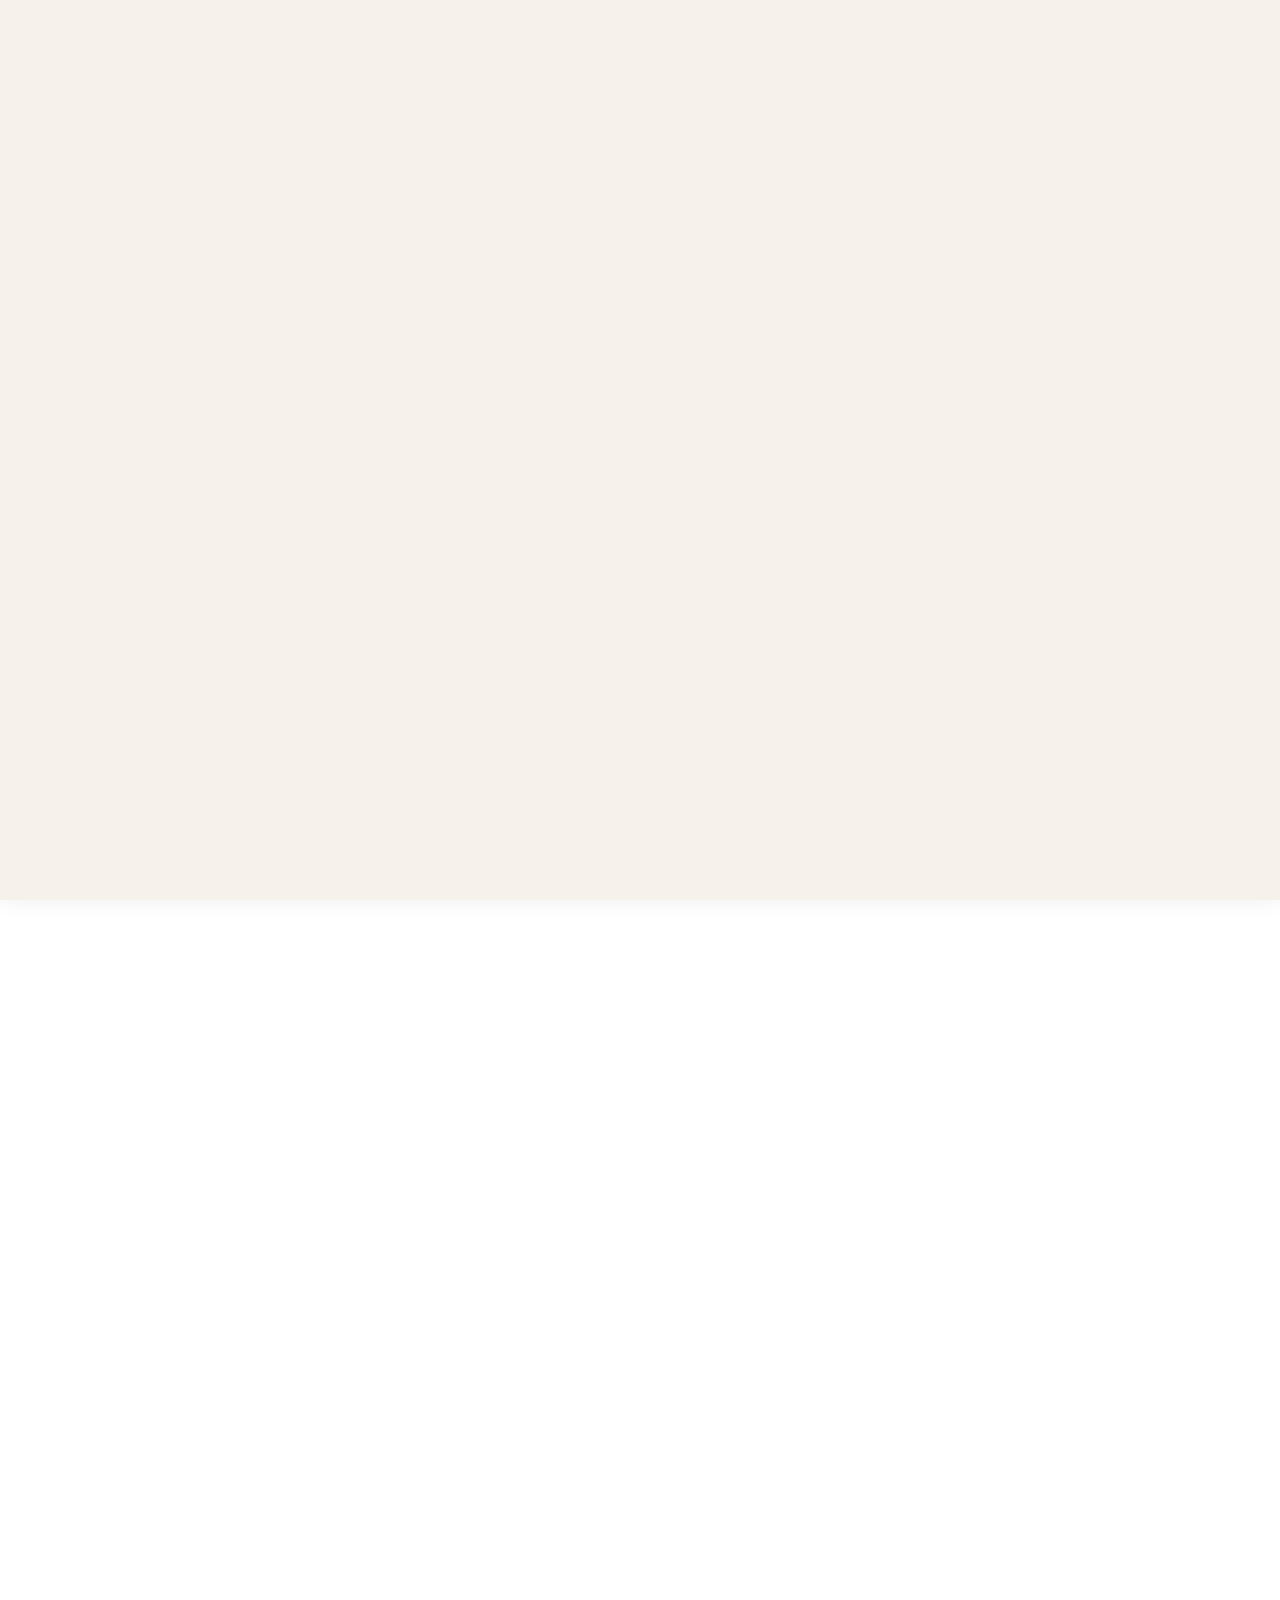
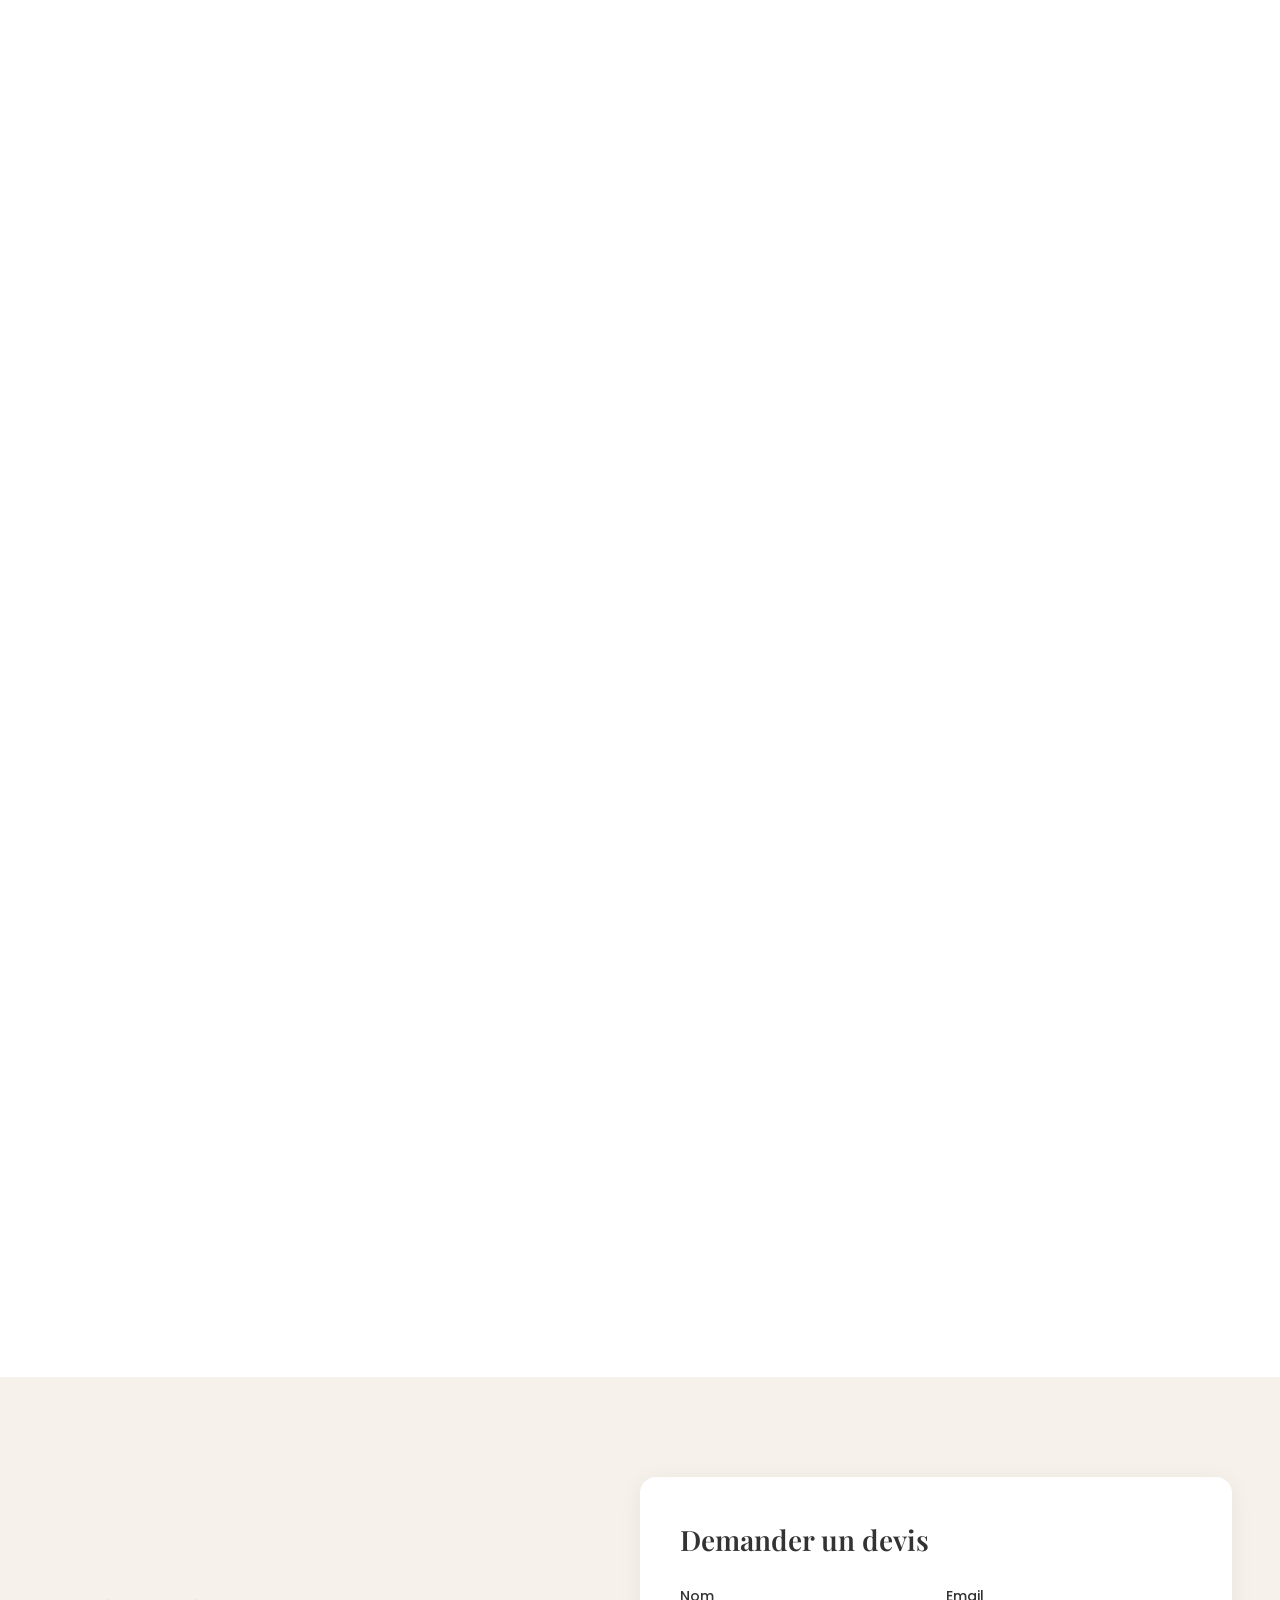
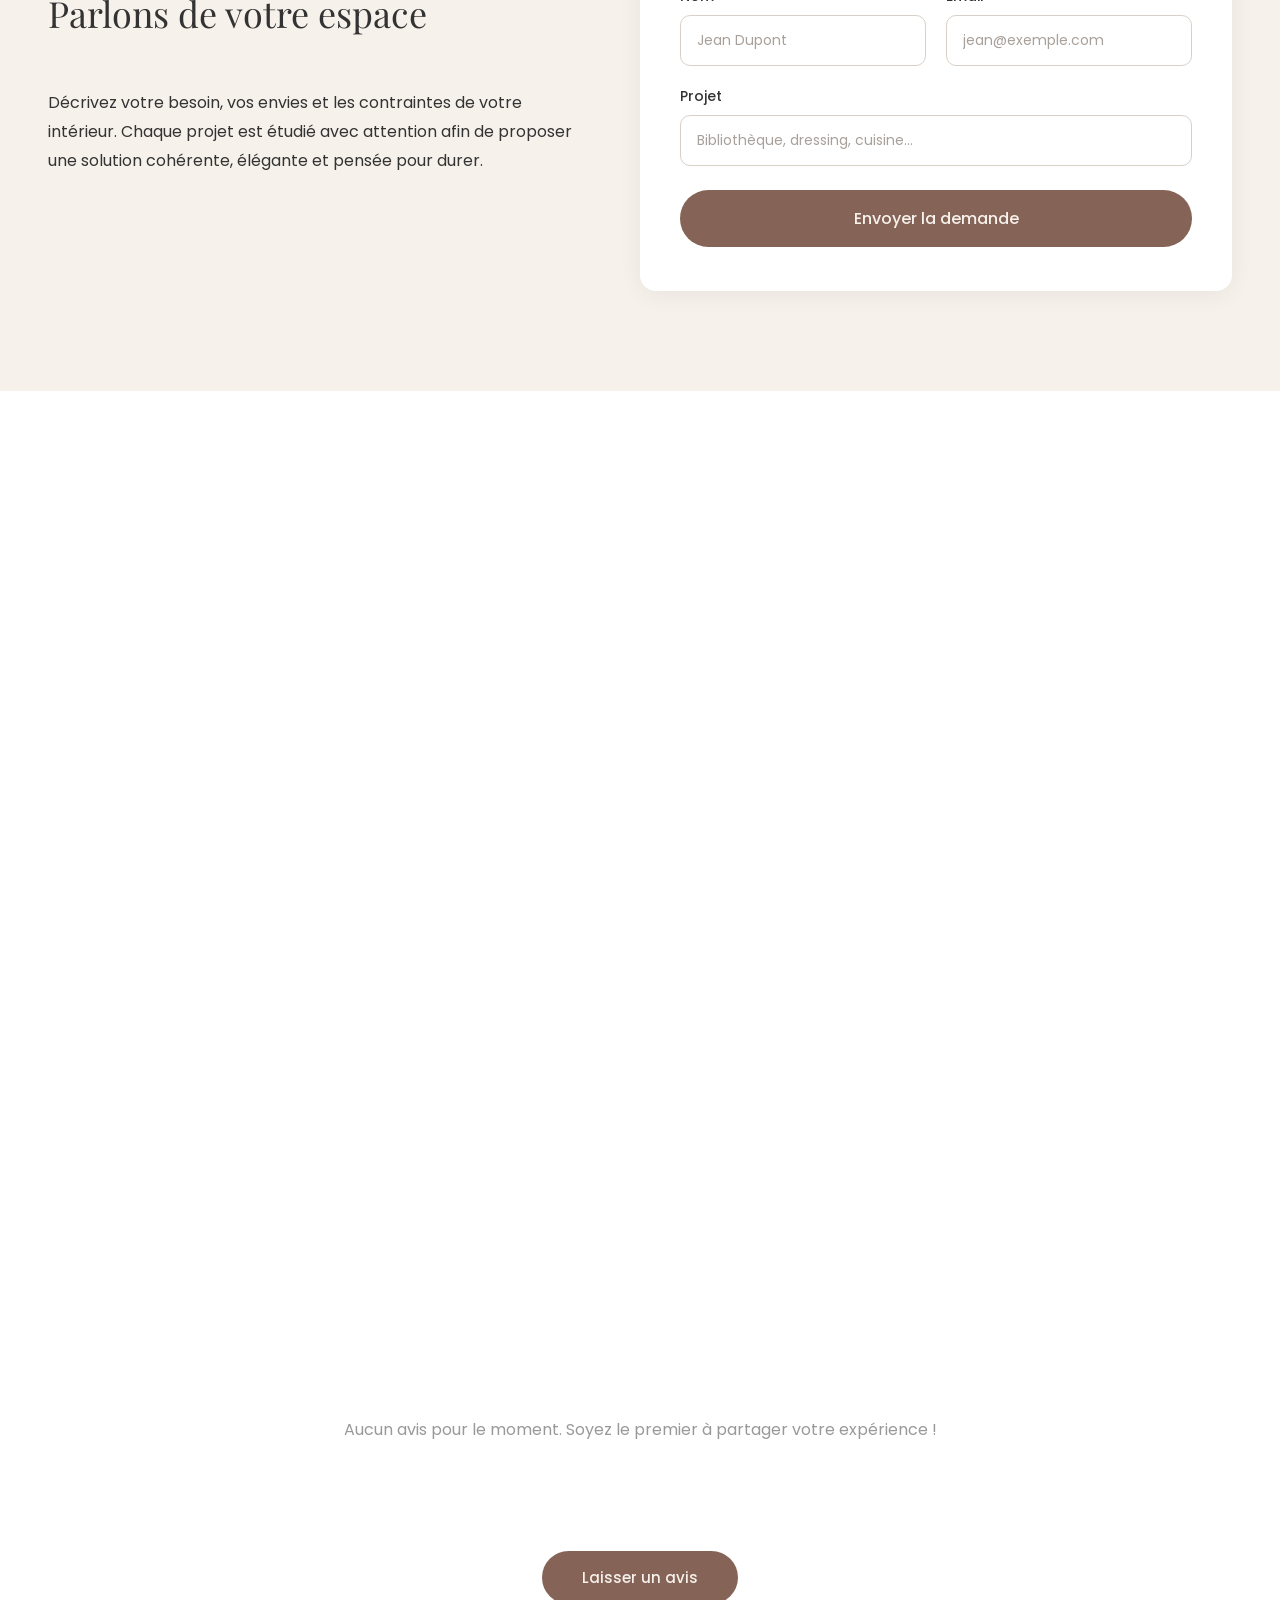
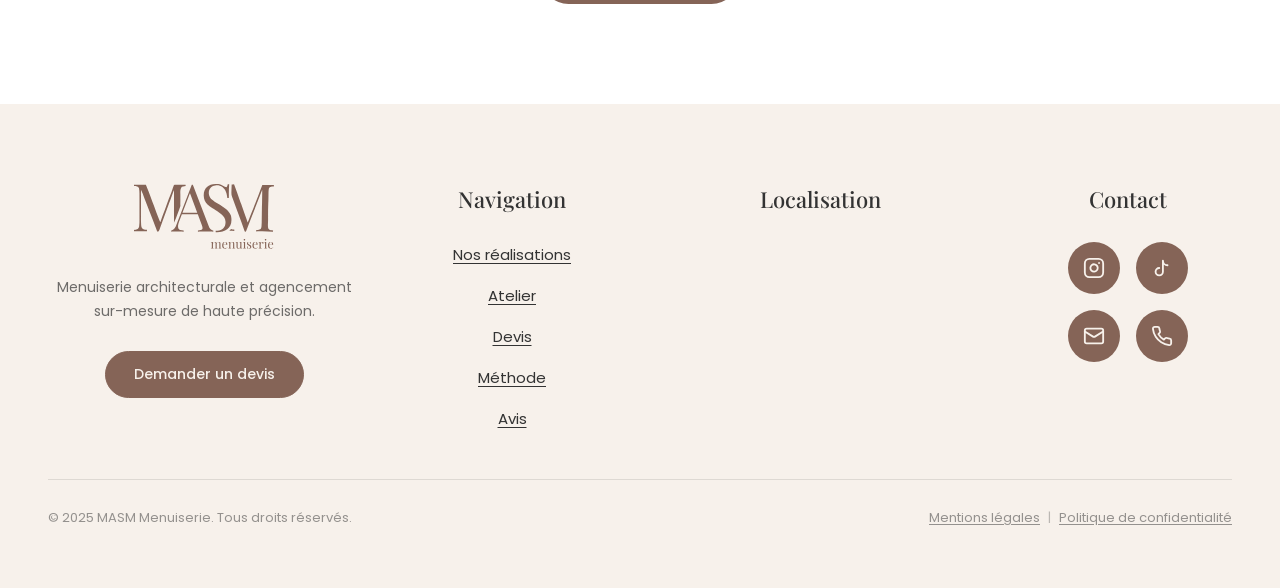
<file: index.html>
<!DOCTYPE html>
<html lang="fr">
<head>
  <meta charset="UTF-8">
  <meta name="viewport" content="width=device-width, initial-scale=1.0">
  <title>MASM Menuiserie | L'art du bois, l'excellence du sur-mesure</title>
  <meta name="description" content="Menuiserie sur mesure, agencement intérieur et fabrication artisanale pour des espaces élégants, fonctionnels et durables.">
  <link rel="icon" type="image/svg+xml" href="assets/images/logo/FAVICON.svg?v=3">
  <link rel="preconnect" href="https://fonts.googleapis.com">
  <link rel="preconnect" href="https://fonts.gstatic.com" crossorigin>
  <link rel="preload" as="style" href="https://fonts.googleapis.com/css2?family=Poppins:wght@300;400;500;600&family=Playfair+Display:ital,wght@0,400;0,500;0,600;1,400;1,500&display=swap" onload="this.onload=null;this.rel='stylesheet'">
  <link rel="preload" as="style" href="https://fonts.cdnfonts.com/css/opendyslexic" onload="this.onload=null;this.rel='stylesheet'">
  <noscript>
    <link href="https://fonts.googleapis.com/css2?family=Poppins:wght@300;400;500;600&family=Playfair+Display:ital,wght@0,400;0,500;0,600;1,400;1,500&display=swap" rel="stylesheet">
    <link href="https://fonts.cdnfonts.com/css/opendyslexic" rel="stylesheet">
  </noscript>
  <link rel="stylesheet" href="style.css">
</head>
<body>

  <!-- SKIP LINK -->
  <a href="#main-content" class="skip-link">Aller au contenu principal</a>

  <!-- LOADER -->
  <div class="loader" id="loader">
    <div class="loader__left"></div>
    <div class="loader__right"></div>
    <img src="assets/images/logo/Logo-Brown.svg" alt="MASM" class="loader__logo logo-default">
    <img src="assets/images/logo/Logo-Beige.svg" alt="MASM" class="loader__logo logo-dark">
  </div>

  <!-- NAVBAR -->
  <header class="navbar">
    <nav class="navbar__inner">
      <a href="/" class="navbar__logo">
        <img src="assets/images/logo/Logo-DarkBrown.svg" alt="MASM Menuiserie" class="logo-default">
        <img src="assets/images/logo/Logo-Beige.svg" alt="MASM Menuiserie" class="logo-dark">
      </a>

      <ul class="navbar__links">
        <li><a href="#realisations">Nos réalisations</a></li>
        <li><a href="#atelier">L'Atelier</a></li>
        <li><a href="#devis">Devis</a></li>
        <li><a href="#methode">Méthode</a></li>
        <li><a href="#avis">Avis</a></li>
      </ul>

      <a href="#devis" class="navbar__cta">Demander un devis</a>

      <button class="navbar__burger" aria-label="Ouvrir le menu" aria-expanded="false">
        <span></span>
        <span></span>
        <span></span>
      </button>
    </nav>

    <div class="navbar__mobile">
      <ul class="navbar__mobile-links">
        <li><a href="#realisations">Nos réalisations</a></li>
        <li><a href="#atelier">L'Atelier</a></li>
        <li><a href="#devis">Devis</a></li>
        <li><a href="#methode">Méthode</a></li>
        <li><a href="#avis">Avis</a></li>
      </ul>
      <a href="#devis" class="navbar__mobile-cta">Demander un devis</a>
    </div>
  </header>

  <!-- HERO -->
  <section class="hero" id="main-content" aria-label="Section principale">
    <div class="hero__bg"></div>
    <div class="hero__overlay"></div>
    <div class="hero__content">
      <h1 class="hero__title reveal">L'art du bois, l'excellence du sur-mesure.</h1>
      <p class="hero__subtitle reveal reveal-delay-1">Menuiserie sur mesure, agencement intérieur et fabrication artisanale pour des espaces élégants, fonctionnels et durables.</p>
      <a href="https://www.instagram.com/masm_lozano/" target="_blank" rel="noopener" class="hero__cta reveal reveal-delay-2">
        Discuter de votre projet
        <svg width="18" height="18" viewBox="0 0 24 24" fill="none" stroke="currentColor" stroke-width="2" stroke-linecap="round" stroke-linejoin="round">
          <path d="M5 12h14"/>
          <path d="m12 5 7 7-7 7"/>
        </svg>
      </a>
    </div>
    <a href="#content" class="hero__scroll" aria-label="Défiler vers le bas">
      <svg width="24" height="24" viewBox="0 0 24 24" fill="none" stroke="currentColor" stroke-width="2" stroke-linecap="round" stroke-linejoin="round">
        <path d="m6 9 6 6 6-6"/>
      </svg>
    </a>
  </section>

  <!-- À PROPOS -->
  <section id="content" class="apropos">
    <h2 class="section-title reveal">À propos</h2>
    <div class="apropos__text reveal">
      <p><strong>MASM</strong> conçoit et réalise des projets de <strong>menuiserie sur mesure</strong> et d'agencement intérieur, pensés pour créer des espaces élégants, fonctionnels et durables. Basé à Villenoy, en <strong>Seine-et-Marne</strong>, notre atelier intervient dans les communes alentour pour donner vie à des meubles sur mesure parfaitement intégrés à votre intérieur.</p>
      <p>Du croquis initial à la modélisation 3D, de la fabrication dans notre atelier à la pose finale, chaque étape est entièrement menée par nos soins. Cette maîtrise complète du projet nous permet de proposer des réalisations cohérentes, soignées et fidèles à vos attentes, qu'il s'agisse d'un dressing, d'une bibliothèque, d'une cuisine ou d'un aménagement intérieur personnalisé.</p>
    </div>
  </section>

  <!-- MES RÉALISATIONS -->
  <section id="realisations" class="realisations">
    <h2 class="section-title reveal">Nos réalisations</h2>
    <div class="realisations__grid">
      <div class="realisations__card reveal">
        <div class="realisations__img">
          <img src="assets/images/Realisations-Borne D'accueil.JPG" alt="Banque d'accueil sur mesure" loading="lazy">
        </div>
        <div class="realisations__label">Banque d'accueil</div>
      </div>
      <div class="realisations__card reveal">
        <div class="realisations__img">
          <img src="assets/images/Realisations-Escaliers.jpg" alt="Escaliers sur mesure" loading="lazy">
        </div>
        <div class="realisations__label">Escaliers</div>
      </div>
      <div class="realisations__card reveal">
        <div class="realisations__img">
          <img src="assets/images/Realisations-Cuisine.JPG" alt="Cuisine sur mesure" loading="lazy">
        </div>
        <div class="realisations__label">Cuisine</div>
      </div>
      <div class="realisations__card reveal">
        <div class="realisations__img">
          <img src="assets/images/Realisations-Biblioh%C3%A8que.jpg" alt="Bibliothèque sur mesure" loading="lazy">
        </div>
        <div class="realisations__label">Bibliothèque</div>
      </div>
      <div class="realisations__card reveal">
        <div class="realisations__img">
          <img src="assets/images/Realisations-CoinTV.jpg" alt="Meuble TV sur mesure" loading="lazy">
        </div>
        <div class="realisations__label">Meuble TV</div>
      </div>
      <div class="realisations__card reveal">
        <div class="realisations__img">
          <img src="assets/images/Realisations-Comptoire.jpg" alt="Comptoir sur mesure" loading="lazy">
        </div>
        <div class="realisations__label">Comptoire</div>
      </div>
      <div class="realisations__card reveal">
        <div class="realisations__img">
          <img src="assets/images/Realisations-Dressing.jpg" alt="Dressing sur mesure" loading="lazy">
        </div>
        <div class="realisations__label">Dressing</div>
      </div>
      <div class="realisations__card reveal">
        <div class="realisations__img">
          <img src="assets/images/Realisations-Parquet.jpg" alt="Parquet sur mesure" loading="lazy">
        </div>
        <div class="realisations__label">Parquet</div>
      </div>
    </div>
  </section>

  <!-- L'ATELIER -->
  <section id="atelier" class="atelier">
    <h2 class="section-title reveal">L'atelier</h2>
    <div class="atelier__inner">
      <div class="atelier__image reveal">
        <img src="assets/images/Atelier.JPG" alt="L'atelier MASM menuiserie" loading="lazy">
      </div>
      <div class="atelier__text reveal reveal-delay-1">
        <p><strong>L'Atelier MASM, c'est l'espace où les idées prennent forme avec précision, exigence et sens du détail.</strong> Chaque projet y est pensé comme une pièce unique, fabriquée avec soin pour allier esthétique, fonctionnalité et durabilité. Ici, le travail du bois rencontre une approche contemporaine, au service d'un intérieur juste, élégant et sur mesure.</p>
      </div>
    </div>
  </section>

  <!-- DEVIS -->
  <section id="devis" class="devis">
    <div class="devis__inner">
      <div class="devis__left">
        <h2 class="devis__title">Parlons de votre espace</h2>
        <div class="devis__line reveal-line"></div>
        <p class="devis__desc">Décrivez votre besoin, vos envies et les contraintes de votre intérieur. Chaque projet est étudié avec attention afin de proposer une solution cohérente, élégante et pensée pour durer.</p>
      </div>
      <div class="devis__right">
        <form class="devis__form" id="devisForm" action="https://api.web3forms.com/submit" method="POST">
          <input type="hidden" name="access_key" value="e07eba71-5e37-479f-bfdf-578a68c0868e">
          <input type="hidden" name="subject" value="Nouvelle demande de devis - MASM Menuiserie">
          <input type="hidden" name="from_name" value="MASM Menuiserie">
          <input type="hidden" name="redirect" value="">
          <input type="checkbox" name="botcheck" class="hidden" style="display:none">
          <h3 class="devis__form-title">Demander un devis</h3>
          <div class="devis__form-row">
            <div class="devis__form-group">
              <label for="nom">Nom</label>
              <input type="text" id="nom" name="nom" placeholder="Jean Dupont" required>
            </div>
            <div class="devis__form-group">
              <label for="email">Email</label>
              <input type="email" id="email" name="email" placeholder="jean@exemple.com" required>
            </div>
          </div>
          <div class="devis__form-group">
            <label for="projet">Projet</label>
            <input type="text" id="projet" name="projet" placeholder="Bibliothèque, dressing, cuisine..." required>
          </div>
          <button type="submit" class="devis__form-btn" id="devisBtn">Envoyer la demande</button>
          <p class="devis__form-success" id="devisSuccess" style="display:none;">Votre demande a bien été envoyée !</p>
        </form>
      </div>
    </div>
  </section>

  <!-- MÉTHODE -->
  <section id="methode" class="methode">
    <h2 class="section-title reveal">Méthode</h2>
    <div class="methode__grid">
      <div class="methode__card reveal">
        <div class="methode__img">
          <img src="assets/images/methode-1.png" alt="Demande de devis" loading="lazy">
        </div>
        <div class="methode__body">
          <span class="methode__number">01</span>
          <h3 class="methode__name">Demande de devis</h3>
          <p class="methode__desc">Vous nous présentez votre besoin, vos envies et les contraintes de votre espace. Cette première étape permet de poser les bases d'un projet sur mesure, pensé pour votre intérieur.</p>
        </div>
      </div>
      <div class="methode__card reveal">
        <div class="methode__img">
          <img src="assets/images/methode-2.png" alt="Conception et mesures" loading="lazy">
        </div>
        <div class="methode__body">
          <span class="methode__number">02</span>
          <h3 class="methode__name">Conception & mesures</h3>
          <p class="methode__desc">Nous analysons votre espace, prenons les dimensions nécessaires et définissons les finitions. Chaque choix est étudié avec précision pour concilier esthétique, usage et durabilité.</p>
        </div>
      </div>
      <div class="methode__card reveal">
        <div class="methode__img">
          <img src="assets/images/methode-3.png" alt="Fabrication et installation" loading="lazy">
        </div>
        <div class="methode__body">
          <span class="methode__number">03</span>
          <h3 class="methode__name">Fabrication & installation</h3>
          <p class="methode__desc">Le projet prend vie à l'atelier avant d'être installé avec soin. Chaque réalisation est posée avec exigence pour garantir un résultat harmonieux, fonctionnel et parfaitement intégré.</p>
        </div>
      </div>
    </div>
  </section>

  <!-- AVIS -->
  <section id="avis" class="avis">
    <h2 class="section-title reveal">Ils nous ont fait confiance</h2>

    <div class="avis__carousel">
      <button class="avis__arrow avis__arrow--left" id="avisLeft" aria-label="Avis précédents" style="display:none;">
        <svg width="18" height="18" viewBox="0 0 24 24" fill="none" stroke="currentColor" stroke-width="2" stroke-linecap="round" stroke-linejoin="round"><path d="m15 18-6-6 6-6"/></svg>
      </button>
      <div class="avis__list-wrapper">
        <div class="avis__list" id="avisList">
          <div class="avis__empty" id="avisEmpty">
            <p>Aucun avis pour le moment. Soyez le premier à partager votre expérience !</p>
          </div>
        </div>
      </div>
      <button class="avis__arrow avis__arrow--right" id="avisRight" aria-label="Avis suivants" style="display:none;">
        <svg width="18" height="18" viewBox="0 0 24 24" fill="none" stroke="currentColor" stroke-width="2" stroke-linecap="round" stroke-linejoin="round"><path d="m9 18 6-6-6-6"/></svg>
      </button>
    </div>

    <button class="avis__btn" id="avisToggleBtn">Laisser un avis</button>

    <div class="avis__form-wrapper" id="avisFormWrapper" style="display:none;">
      <form class="avis__form" id="avisForm">
        <div class="avis__form-row">
          <div class="avis__form-group">
            <label for="avisNom">Nom</label>
            <input type="text" id="avisNom" name="nom" placeholder="Votre nom" required>
          </div>
          <div class="avis__form-group">
            <label for="avisNote">Note</label>
            <div class="avis__stars-input" id="avisStarsInput">
              <span data-value="1">&#9733;</span>
              <span data-value="2">&#9733;</span>
              <span data-value="3">&#9733;</span>
              <span data-value="4">&#9733;</span>
              <span data-value="5">&#9733;</span>
            </div>
          </div>
        </div>
        <div class="avis__form-group">
          <label for="avisMessage">Votre avis</label>
          <textarea id="avisMessage" name="message" placeholder="Partagez votre expérience..." rows="3" required></textarea>
        </div>
        <button type="submit" class="avis__form-submit">Envoyer mon avis</button>
      </form>
    </div>
  </section>

  <!-- FOOTER -->
  <footer class="footer">
    <div class="footer__inner">
      <div class="footer__col footer__brand">
        <img src="assets/images/logo/Logo-Brown.svg" alt="MASM Menuiserie" class="footer__logo logo-default">
        <img src="assets/images/logo/Logo-Beige.svg" alt="MASM Menuiserie" class="footer__logo logo-dark">
        <p class="footer__desc">Menuiserie architecturale et agencement sur-mesure de haute précision.</p>
        <a href="#devis" class="footer__cta">Demander un devis</a>
      </div>

      <div class="footer__col footer__nav">
        <h4 class="footer__title">Navigation</h4>
        <ul>
          <li><a href="#realisations">Nos réalisations</a></li>
          <li><a href="#atelier">Atelier</a></li>
          <li><a href="#devis">Devis</a></li>
          <li><a href="#methode">Méthode</a></li>
          <li><a href="#avis">Avis</a></li>
        </ul>
      </div>

      <div class="footer__col footer__localisation">
        <h4 class="footer__title">Localisation</h4>
        <div class="footer__map">
          <iframe src="https://www.google.com/maps?q=67+Rue+Aristide+Briand%2C+77124+Villenoy&output=embed" width="100%" height="160" style="border:0; border-radius:10px;" allowfullscreen="" loading="lazy" referrerpolicy="no-referrer-when-downgrade"></iframe>
        </div>
      </div>

      <div class="footer__col footer__contact">
        <h4 class="footer__title">Contact</h4>
        <div class="footer__socials">
          <a href="https://www.instagram.com/masm_lozano/" target="_blank" rel="noopener" aria-label="Instagram" class="footer__social">
            <svg width="22" height="22" viewBox="0 0 24 24" fill="none" stroke="currentColor" stroke-width="2" stroke-linecap="round" stroke-linejoin="round">
              <rect width="20" height="20" x="2" y="2" rx="5" ry="5"/><path d="M16 11.37A4 4 0 1 1 12.63 8 4 4 0 0 1 16 11.37z"/><line x1="17.5" x2="17.51" y1="6.5" y2="6.5"/>
            </svg>
          </a>
          <a href="https://www.tiktok.com/@masmlozano" target="_blank" rel="noopener" aria-label="TikTok" class="footer__social">
            <svg width="22" height="22" viewBox="0 0 24 24" fill="none" stroke="currentColor" stroke-width="2" stroke-linecap="round" stroke-linejoin="round">
              <path d="M9 12a4 4 0 1 0 4 4V4a5 5 0 0 0 5 5"/>
            </svg>
          </a>
          <a href="mailto:contact.masmlozano@gmail.com" aria-label="Email" class="footer__social">
            <svg width="22" height="22" viewBox="0 0 24 24" fill="none" stroke="currentColor" stroke-width="2" stroke-linecap="round" stroke-linejoin="round">
              <rect width="20" height="16" x="2" y="4" rx="2"/><path d="m22 7-8.97 5.7a1.94 1.94 0 0 1-2.06 0L2 7"/>
            </svg>
          </a>
          <a href="tel:+33783932125" aria-label="Téléphone" class="footer__social">
            <svg width="22" height="22" viewBox="0 0 24 24" fill="none" stroke="currentColor" stroke-width="2" stroke-linecap="round" stroke-linejoin="round">
              <path d="M22 16.92v3a2 2 0 0 1-2.18 2 19.79 19.79 0 0 1-8.63-3.07 19.5 19.5 0 0 1-6-6 19.79 19.79 0 0 1-3.07-8.67A2 2 0 0 1 4.11 2h3a2 2 0 0 1 2 1.72 12.84 12.84 0 0 0 .7 2.81 2 2 0 0 1-.45 2.11L8.09 9.91a16 16 0 0 0 6 6l1.27-1.27a2 2 0 0 1 2.11-.45 12.84 12.84 0 0 0 2.81.7A2 2 0 0 1 22 16.92z"/>
            </svg>
          </a>
        </div>
      </div>
    </div>
    <div class="footer__bottom">
      <p>&copy; 2025 MASM Menuiserie. Tous droits réservés.</p>
      <div class="footer__legal">
        <a href="mentions-legales.html">Mentions légales</a>
        <span>|</span>
        <a href="politique-confidentialite.html">Politique de confidentialité</a>
      </div>
    </div>
  </footer>

  <!-- BACK TO TOP -->
  <a href="#" class="back-to-top" id="backToTop" aria-label="Retour en haut">
    <svg width="20" height="20" viewBox="0 0 24 24" fill="none" stroke="currentColor" stroke-width="2" stroke-linecap="round" stroke-linejoin="round">
      <path d="m18 15-6-6-6 6"/>
    </svg>
  </a>

  <!-- COOKIE BANNER -->
  <div class="cookie-banner" id="cookieBanner">
    <p>Ce site utilise des cookies pour assurer son bon fonctionnement. En poursuivant votre navigation, vous acceptez leur utilisation. <a href="politique-confidentialite.html">En savoir plus</a></p>
    <div class="cookie-banner__actions">
      <button class="cookie-banner__accept" id="cookieAccept">Accepter</button>
      <button class="cookie-banner__refuse" id="cookieRefuse">Refuser</button>
    </div>
  </div>

  <!-- PANNEAU ACCESSIBILITÉ -->
  <div class="a11y-widget" id="a11yWidget" role="region" aria-label="Options d'accessibilité">
    <button class="a11y-widget__toggle" id="a11yToggle" aria-expanded="false" aria-controls="a11yPanel" aria-label="Ouvrir le panneau d'accessibilité">
      <svg width="22" height="22" viewBox="0 0 24 24" fill="none" stroke="currentColor" stroke-width="2" stroke-linecap="round" stroke-linejoin="round" aria-hidden="true">
        <circle cx="12" cy="4" r="1.5"/><path d="M9 9h6M12 9v10M9 19l3-4 3 4"/>
      </svg>
    </button>
    <div class="a11y-widget__panel" id="a11yPanel" aria-hidden="true">
      <h2 class="a11y-widget__title">Accessibilité</h2>

      <div class="a11y-widget__group">
        <span class="a11y-widget__label">Taille du texte</span>
        <div class="a11y-widget__row">
          <button class="a11y-widget__btn" id="fontDecrease" aria-label="Diminuer la taille du texte">A−</button>
          <button class="a11y-widget__btn" id="fontReset" aria-label="Réinitialiser la taille du texte">A</button>
          <button class="a11y-widget__btn" id="fontIncrease" aria-label="Augmenter la taille du texte">A+</button>
        </div>
      </div>

      <div class="a11y-widget__group">
        <span class="a11y-widget__label">Affichage</span>
        <button class="a11y-widget__option" id="toggleContrast" aria-pressed="false">
          <svg width="16" height="16" viewBox="0 0 24 24" fill="none" stroke="currentColor" stroke-width="2" aria-hidden="true"><circle cx="12" cy="12" r="10"/><path d="M12 2v20M2 12h20" opacity=".3"/><path d="M12 2a10 10 0 0 1 0 20z" fill="currentColor" stroke="none"/></svg>
          Contraste élevé
        </button>
        <button class="a11y-widget__option" id="toggleDyslexia" aria-pressed="false">
          <svg width="16" height="16" viewBox="0 0 24 24" fill="none" stroke="currentColor" stroke-width="2" aria-hidden="true"><path d="M4 7V4h16v3M9 20h6M12 4v16"/></svg>
          Police dyslexie
        </button>
        <button class="a11y-widget__option" id="toggleAnimations" aria-pressed="false">
          <svg width="16" height="16" viewBox="0 0 24 24" fill="none" stroke="currentColor" stroke-width="2" aria-hidden="true"><path d="M5 3v4M3 5h4M6 17v4M4 19h4M13 3l5 5-5 5M22 19l-5-5 5-5"/></svg>
          Réduire animations
        </button>
        <button class="a11y-widget__option" id="toggleDarkMode" aria-pressed="false">
          <svg width="16" height="16" viewBox="0 0 24 24" fill="none" stroke="currentColor" stroke-width="2" aria-hidden="true"><path d="M21 12.79A9 9 0 1 1 11.21 3 7 7 0 0 0 21 12.79z"/></svg>
          Mode sombre
        </button>
        <button class="a11y-widget__option" id="toggleGrayscale" aria-pressed="false">
          <svg width="16" height="16" viewBox="0 0 24 24" fill="none" stroke="currentColor" stroke-width="2" aria-hidden="true"><circle cx="12" cy="12" r="10"/><path d="M12 8v8M8 12h8"/></svg>
          Niveaux de gris
        </button>
      </div>

      <button class="a11y-widget__reset" id="a11yReset">Réinitialiser</button>
    </div>
  </div>

  <script src="script.js"></script>
</body>
</html>
</file>
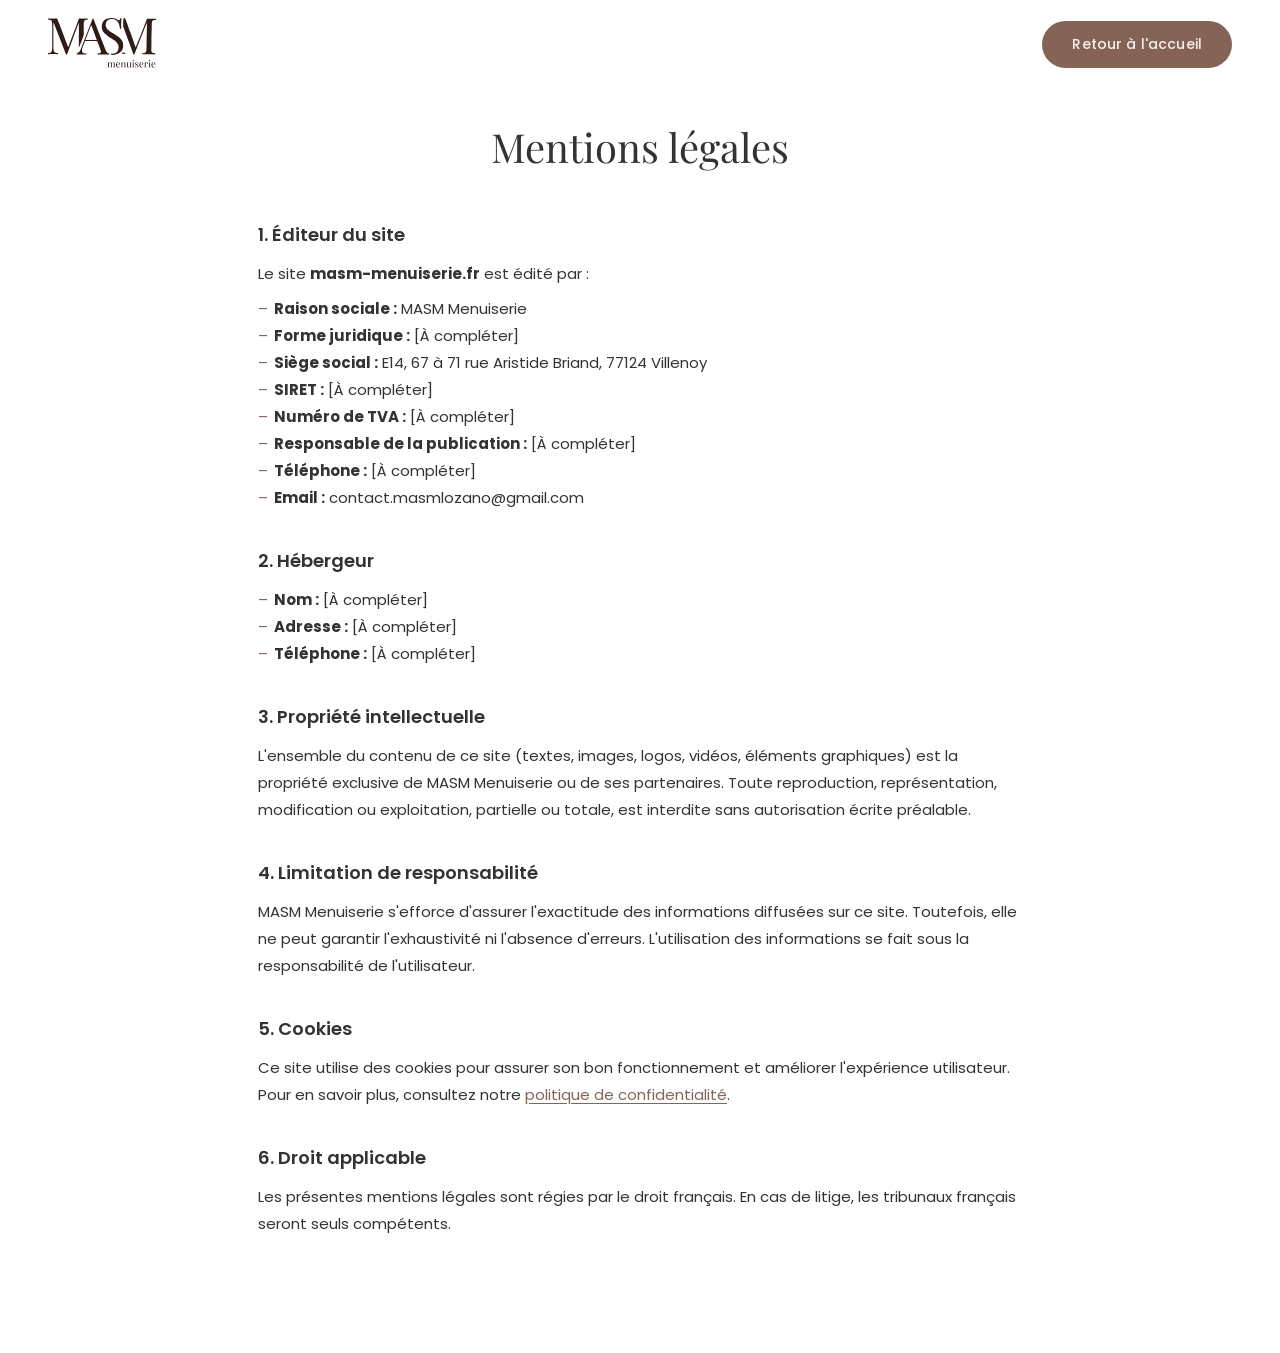
<file: mentions-legales.html>
<!DOCTYPE html>
<html lang="fr">
<head>
  <meta charset="UTF-8">
  <meta name="viewport" content="width=device-width, initial-scale=1.0">
  <title>Mentions légales | MASM Menuiserie</title>
  <link rel="icon" type="image/svg+xml" href="assets/images/logo/FAVICON.svg?v=3">
  <link rel="preconnect" href="https://fonts.googleapis.com">
  <link rel="preconnect" href="https://fonts.gstatic.com" crossorigin>
  <link href="https://fonts.googleapis.com/css2?family=Poppins:wght@300;400;500;600&family=Playfair+Display:ital,wght@0,400;0,500;0,600;1,400;1,500&display=swap" rel="stylesheet">
  <link rel="stylesheet" href="style.css">
  <link rel="stylesheet" href="legal.css">
</head>
<body>

  <header class="navbar">
    <nav class="navbar__inner">
      <a href="index.html" class="navbar__logo">
        <img src="assets/images/logo/Logo-DarkBrown.svg" alt="MASM Menuiserie">
      </a>
      <a href="index.html" class="navbar__cta">Retour à l'accueil</a>
    </nav>
  </header>

  <main class="legal">
    <h1 class="legal__title">Mentions légales</h1>

    <section class="legal__section">
      <h2>1. Éditeur du site</h2>
      <p>Le site <strong>masm-menuiserie.fr</strong> est édité par :</p>
      <ul>
        <li><strong>Raison sociale :</strong> MASM Menuiserie</li>
        <li><strong>Forme juridique :</strong> [À compléter]</li>
        <li><strong>Siège social :</strong> E14, 67 à 71 rue Aristide Briand, 77124 Villenoy</li>
        <li><strong>SIRET :</strong> [À compléter]</li>
        <li><strong>Numéro de TVA :</strong> [À compléter]</li>
        <li><strong>Responsable de la publication :</strong> [À compléter]</li>
        <li><strong>Téléphone :</strong> [À compléter]</li>
        <li><strong>Email :</strong> contact.masmlozano@gmail.com</li>
      </ul>
    </section>

    <section class="legal__section">
      <h2>2. Hébergeur</h2>
      <ul>
        <li><strong>Nom :</strong> [À compléter]</li>
        <li><strong>Adresse :</strong> [À compléter]</li>
        <li><strong>Téléphone :</strong> [À compléter]</li>
      </ul>
    </section>

    <section class="legal__section">
      <h2>3. Propriété intellectuelle</h2>
      <p>L'ensemble du contenu de ce site (textes, images, logos, vidéos, éléments graphiques) est la propriété exclusive de MASM Menuiserie ou de ses partenaires. Toute reproduction, représentation, modification ou exploitation, partielle ou totale, est interdite sans autorisation écrite préalable.</p>
    </section>

    <section class="legal__section">
      <h2>4. Limitation de responsabilité</h2>
      <p>MASM Menuiserie s'efforce d'assurer l'exactitude des informations diffusées sur ce site. Toutefois, elle ne peut garantir l'exhaustivité ni l'absence d'erreurs. L'utilisation des informations se fait sous la responsabilité de l'utilisateur.</p>
    </section>

    <section class="legal__section">
      <h2>5. Cookies</h2>
      <p>Ce site utilise des cookies pour assurer son bon fonctionnement et améliorer l'expérience utilisateur. Pour en savoir plus, consultez notre <a href="politique-confidentialite.html">politique de confidentialité</a>.</p>
    </section>

    <section class="legal__section">
      <h2>6. Droit applicable</h2>
      <p>Les présentes mentions légales sont régies par le droit français. En cas de litige, les tribunaux français seront seuls compétents.</p>
    </section>
  </main>

</body>
</html>
</file>
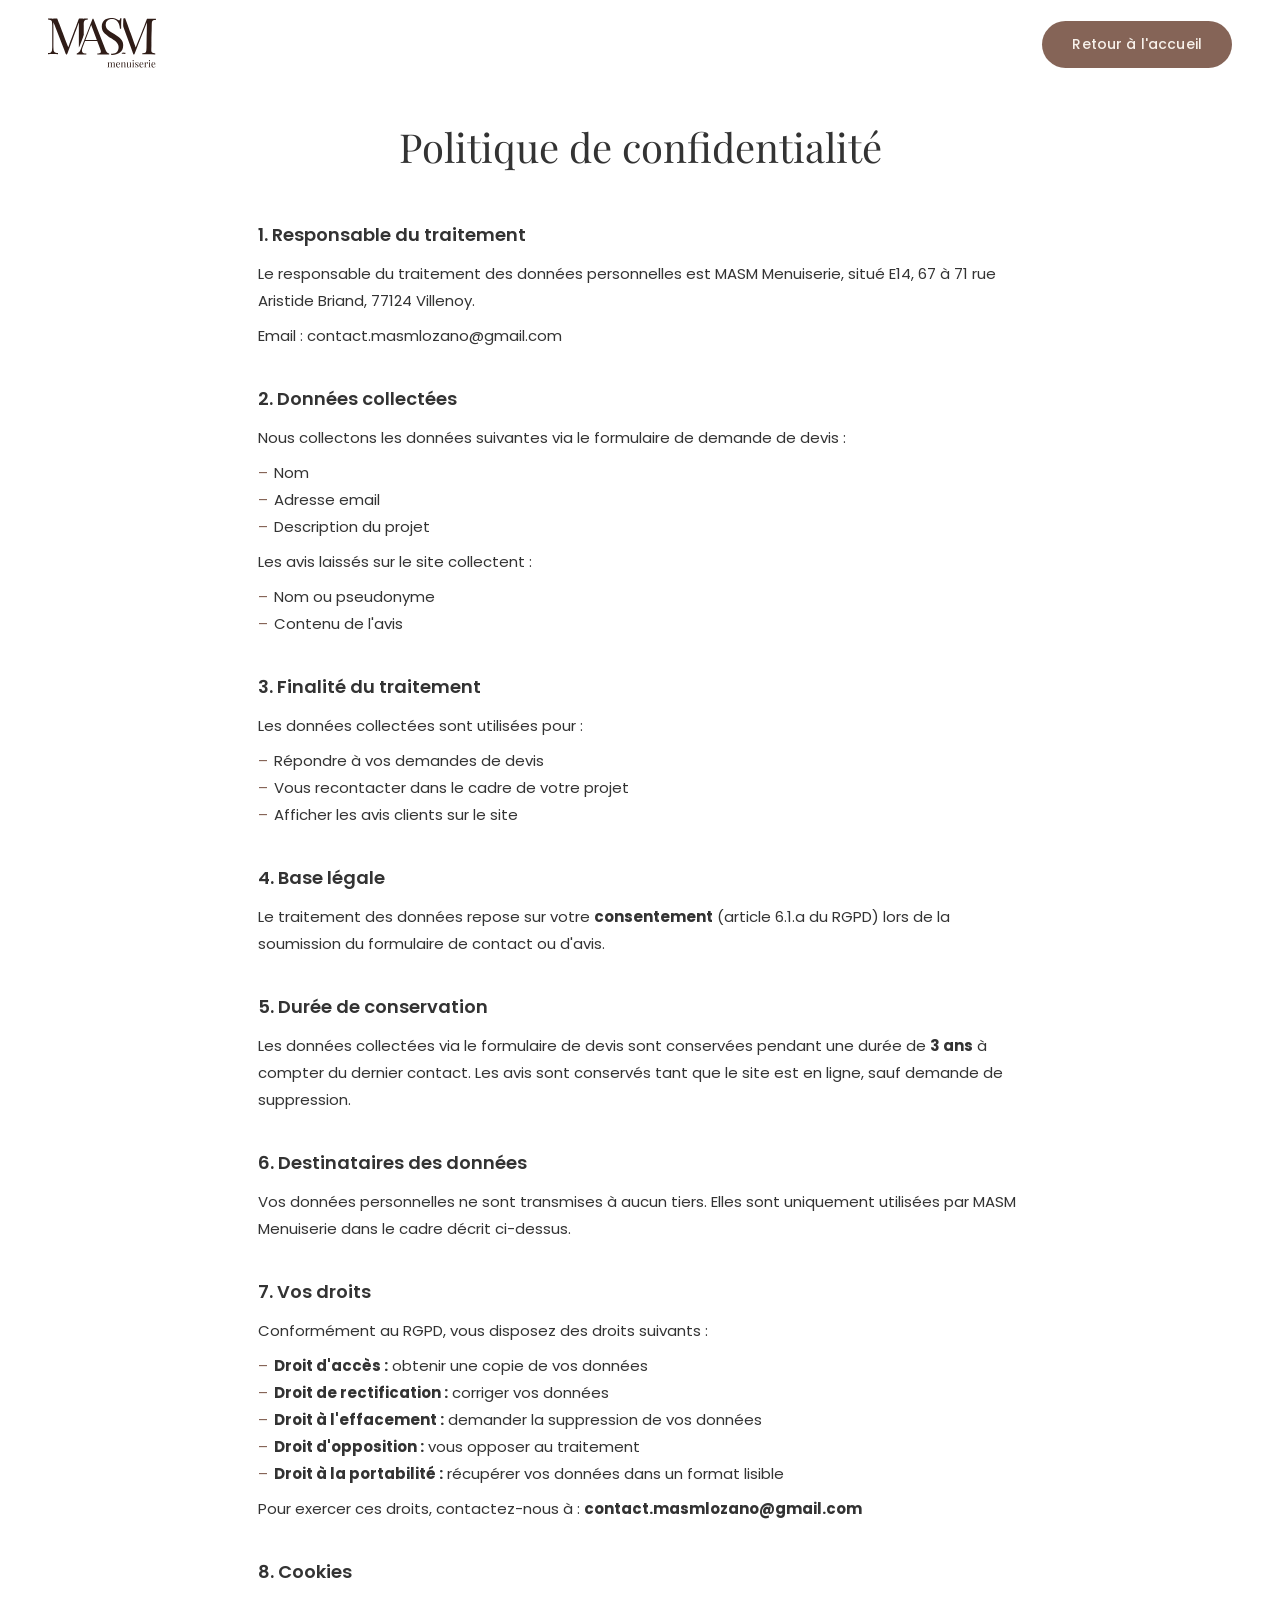
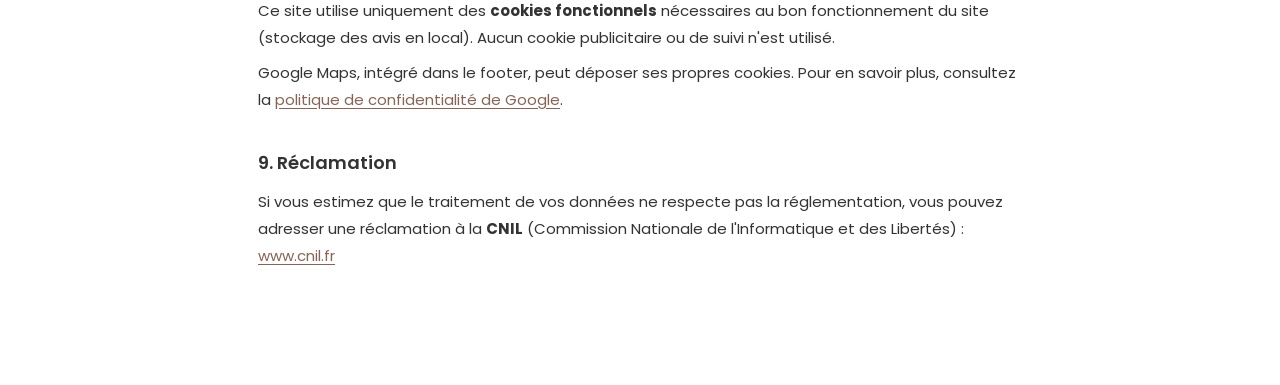
<file: politique-confidentialite.html>
<!DOCTYPE html>
<html lang="fr">
<head>
  <meta charset="UTF-8">
  <meta name="viewport" content="width=device-width, initial-scale=1.0">
  <title>Politique de confidentialité | MASM Menuiserie</title>
  <link rel="icon" type="image/svg+xml" href="assets/images/logo/FAVICON.svg?v=3">
  <link rel="preconnect" href="https://fonts.googleapis.com">
  <link rel="preconnect" href="https://fonts.gstatic.com" crossorigin>
  <link href="https://fonts.googleapis.com/css2?family=Poppins:wght@300;400;500;600&family=Playfair+Display:ital,wght@0,400;0,500;0,600;1,400;1,500&display=swap" rel="stylesheet">
  <link rel="stylesheet" href="style.css">
  <link rel="stylesheet" href="legal.css">
</head>
<body>

  <header class="navbar">
    <nav class="navbar__inner">
      <a href="index.html" class="navbar__logo">
        <img src="assets/images/logo/Logo-DarkBrown.svg" alt="MASM Menuiserie">
      </a>
      <a href="index.html" class="navbar__cta">Retour à l'accueil</a>
    </nav>
  </header>

  <main class="legal">
    <h1 class="legal__title">Politique de confidentialité</h1>

    <section class="legal__section">
      <h2>1. Responsable du traitement</h2>
      <p>Le responsable du traitement des données personnelles est MASM Menuiserie, situé E14, 67 à 71 rue Aristide Briand, 77124 Villenoy.</p>
      <p>Email : contact.masmlozano@gmail.com</p>
    </section>

    <section class="legal__section">
      <h2>2. Données collectées</h2>
      <p>Nous collectons les données suivantes via le formulaire de demande de devis :</p>
      <ul>
        <li>Nom</li>
        <li>Adresse email</li>
        <li>Description du projet</li>
      </ul>
      <p>Les avis laissés sur le site collectent :</p>
      <ul>
        <li>Nom ou pseudonyme</li>
        <li>Contenu de l'avis</li>
      </ul>
    </section>

    <section class="legal__section">
      <h2>3. Finalité du traitement</h2>
      <p>Les données collectées sont utilisées pour :</p>
      <ul>
        <li>Répondre à vos demandes de devis</li>
        <li>Vous recontacter dans le cadre de votre projet</li>
        <li>Afficher les avis clients sur le site</li>
      </ul>
    </section>

    <section class="legal__section">
      <h2>4. Base légale</h2>
      <p>Le traitement des données repose sur votre <strong>consentement</strong> (article 6.1.a du RGPD) lors de la soumission du formulaire de contact ou d'avis.</p>
    </section>

    <section class="legal__section">
      <h2>5. Durée de conservation</h2>
      <p>Les données collectées via le formulaire de devis sont conservées pendant une durée de <strong>3 ans</strong> à compter du dernier contact. Les avis sont conservés tant que le site est en ligne, sauf demande de suppression.</p>
    </section>

    <section class="legal__section">
      <h2>6. Destinataires des données</h2>
      <p>Vos données personnelles ne sont transmises à aucun tiers. Elles sont uniquement utilisées par MASM Menuiserie dans le cadre décrit ci-dessus.</p>
    </section>

    <section class="legal__section">
      <h2>7. Vos droits</h2>
      <p>Conformément au RGPD, vous disposez des droits suivants :</p>
      <ul>
        <li><strong>Droit d'accès :</strong> obtenir une copie de vos données</li>
        <li><strong>Droit de rectification :</strong> corriger vos données</li>
        <li><strong>Droit à l'effacement :</strong> demander la suppression de vos données</li>
        <li><strong>Droit d'opposition :</strong> vous opposer au traitement</li>
        <li><strong>Droit à la portabilité :</strong> récupérer vos données dans un format lisible</li>
      </ul>
      <p>Pour exercer ces droits, contactez-nous à : <strong>contact.masmlozano@gmail.com</strong></p>
    </section>

    <section class="legal__section">
      <h2>8. Cookies</h2>
      <p>Ce site utilise uniquement des <strong>cookies fonctionnels</strong> nécessaires au bon fonctionnement du site (stockage des avis en local). Aucun cookie publicitaire ou de suivi n'est utilisé.</p>
      <p>Google Maps, intégré dans le footer, peut déposer ses propres cookies. Pour en savoir plus, consultez la <a href="https://policies.google.com/privacy?hl=fr" target="_blank" rel="noopener">politique de confidentialité de Google</a>.</p>
    </section>

    <section class="legal__section">
      <h2>9. Réclamation</h2>
      <p>Si vous estimez que le traitement de vos données ne respecte pas la réglementation, vous pouvez adresser une réclamation à la <strong>CNIL</strong> (Commission Nationale de l'Informatique et des Libertés) : <a href="https://www.cnil.fr" target="_blank" rel="noopener">www.cnil.fr</a></p>
    </section>
  </main>

</body>
</html>
</file>
<file: style.css>
/* ===== RESET ===== */
*,
*::before,
*::after {
  margin: 0;
  padding: 0;
  box-sizing: border-box;
}

:root {
  --white: #ffffff;
  --cream: #F7F1EB;
  --black: #333333;
  --brown-btn: #856457;
  --brown-btn-hover: #6f5349;
  --brown-dark: #333333;
  --font-body: 'Poppins', -apple-system, sans-serif;
  --font-heading: 'Playfair Display', Georgia, serif;
}

html {
  scroll-behavior: smooth;
}

body {
  font-family: var(--font-body);
  color: var(--black);
  background: var(--white);
  -webkit-font-smoothing: antialiased;
  -moz-osx-font-smoothing: grayscale;
  overflow-x: hidden;
}

a {
  text-decoration: none;
  color: inherit;
}

ul {
  list-style: none;
}

img {
  display: block;
  max-width: 100%;
  height: auto;
}

/* ===== LOGO SWAP ===== */
.logo-dark { display: none; }
.logo-default { display: block; }

body.dark-mode .logo-dark { display: block; }
body.dark-mode .logo-default { display: none; }

/* ===== ACCESSIBILITÉ GLOBALE ===== */

/* Skip link */
.skip-link {
  position: absolute;
  top: -100px;
  left: 24px;
  z-index: 10000;
  padding: 12px 24px;
  background: var(--brown-btn);
  color: var(--cream);
  font-family: var(--font-body);
  font-size: 14px;
  font-weight: 500;
  border-radius: 0 0 10px 10px;
  transition: top 0.3s ease;
}

.skip-link:focus {
  top: 0;
}

/* Focus visible global */
:focus-visible {
  outline: 2px solid var(--brown-btn);
  outline-offset: 3px;
  border-radius: 4px;
}

/* Reduced motion */
body.reduce-motion *,
body.reduce-motion *::before,
body.reduce-motion *::after {
  animation-duration: 0.01ms !important;
  animation-iteration-count: 1 !important;
  transition-duration: 0.01ms !important;
}

/* High contrast */
body.high-contrast {
  background: #000 !important;
  color: #fff !important;
}

body.high-contrast .navbar,
body.high-contrast .footer,
body.high-contrast .devis,
body.high-contrast .methode__card,
body.high-contrast .realisations__card,
body.high-contrast .devis__form,
body.high-contrast .avis__form {
  background: #111 !important;
  border: 1px solid #fff !important;
}

body.high-contrast p,
body.high-contrast h1,
body.high-contrast h2,
body.high-contrast h3,
body.high-contrast li,
body.high-contrast label,
body.high-contrast a:not(.navbar__cta):not(.hero__cta):not(.footer__cta):not(.avis__btn):not(.devis__form-btn) {
  color: #fff !important;
}

body.high-contrast .navbar__cta,
body.high-contrast .hero__cta,
body.high-contrast .footer__cta,
body.high-contrast .avis__btn,
body.high-contrast .devis__form-btn,
body.high-contrast .footer__social {
  background: #fff !important;
  color: #000 !important;
  border-color: #fff !important;
}

body.high-contrast .hero__overlay {
  background: rgba(0, 0, 0, 0.65) !important;
}

/* Dyslexia font */
body.dyslexia-font,
body.dyslexia-font p,
body.dyslexia-font h1,
body.dyslexia-font h2,
body.dyslexia-font h3,
body.dyslexia-font a,
body.dyslexia-font button,
body.dyslexia-font input,
body.dyslexia-font textarea,
body.dyslexia-font label {
  font-family: 'OpenDyslexic', sans-serif !important;
  letter-spacing: 0.04em;
  line-height: 1.85 !important;
  word-spacing: 0.08em;
}

/* Grayscale */
body.grayscale {
  filter: grayscale(100%);
}

/* Dark mode */
body.dark-mode {
  --white: #1c1c1c;
  --cream: #252525;
  --black: #e8e0d8;
  background: #1c1c1c;
  color: #e8e0d8;
}

body.dark-mode .navbar {
  background: #1c1c1c;
  border-bottom: 1px solid #333;
}

body.dark-mode .navbar__links a,
body.dark-mode .navbar__mobile-links a {
  color: #e8e0d8;
}

body.dark-mode .navbar__mobile {
  background: #1c1c1c;
  border-top-color: #333;
}

body.dark-mode .navbar__burger span {
  background: #e8e0d8;
}

body.dark-mode .hero__overlay {
  background: rgba(0, 0, 0, 0.55);
}

body.dark-mode .apropos,
body.dark-mode .realisations,
body.dark-mode .atelier,
body.dark-mode .avis,
body.dark-mode .methode {
  background: #1c1c1c;
}

body.dark-mode .devis {
  background: #252525;
}

body.dark-mode .realisations__card {
  background: #2d2d2d;
}

body.dark-mode .realisations__label {
  color: #e8e0d8;
}

body.dark-mode .methode__card {
  background: #2d2d2d;
}

body.dark-mode .methode__name,
body.dark-mode .methode__desc {
  color: #e8e0d8;
}

body.dark-mode .atelier__text {
  border-color: #444;
}

body.dark-mode .atelier__text p {
  color: #e8e0d8;
}

body.dark-mode .devis__form {
  background: #333;
  box-shadow: 0 4px 24px rgba(0, 0, 0, 0.3);
}

body.dark-mode .devis__form-group input,
body.dark-mode .avis__form-group input,
body.dark-mode .avis__form-group textarea {
  background: #2d2d2d;
  border-color: #444;
  color: #e8e0d8;
}

body.dark-mode .devis__form-group input::placeholder,
body.dark-mode .avis__form-group input::placeholder,
body.dark-mode .avis__form-group textarea::placeholder {
  color: #888;
}

body.dark-mode .devis__form-title,
body.dark-mode .devis__title,
body.dark-mode .devis__desc,
body.dark-mode .devis__form-group label,
body.dark-mode .avis__form-group label {
  color: #e8e0d8;
}

body.dark-mode .avis__form {
  background: #2d2d2d;
}

body.dark-mode .avis__author,
body.dark-mode .avis__message {
  color: #e8e0d8;
}

body.dark-mode .avis__empty p {
  color: #888;
}

body.dark-mode .footer {
  background: #161616;
  border-top: 1px solid #333;
}

body.dark-mode .footer__title,
body.dark-mode .footer__desc,
body.dark-mode .footer__nav a,
body.dark-mode .footer__bottom p {
  color: #e8e0d8;
}

body.dark-mode .footer__bottom {
  border-top-color: #333;
}

body.dark-mode .footer__legal a {
  color: #e8e0d8;
  opacity: 0.6;
}

body.dark-mode .section-title,
body.dark-mode .apropos__text p,
body.dark-mode .apropos__text strong {
  color: #e8e0d8;
}

body.dark-mode .a11y-widget__panel {
  background: #2d2d2d;
  border-left-color: var(--brown-btn);
}

body.dark-mode .a11y-widget__title,
body.dark-mode .a11y-widget__label {
  color: #e8e0d8;
}

body.dark-mode .a11y-widget__btn,
body.dark-mode .a11y-widget__option {
  background: #3a3a3a;
  border-color: #555;
  color: #e8e0d8;
}

body.dark-mode .a11y-widget__reset {
  background: #3a3a3a;
}

body.dark-mode .cookie-banner {
  background: #252525;
  box-shadow: 0 -4px 24px rgba(0, 0, 0, 0.4);
}

body.dark-mode .cookie-banner p {
  color: #e8e0d8;
}

/* Hero : toujours blanc quel que soit le mode */
body.dark-mode .hero__title,
body.dark-mode .hero__subtitle,
body.dark-mode .hero__scroll {
  color: #ffffff !important;
}

/* Boutons : forcer texte clair en dark mode */
body.dark-mode .navbar__cta,
body.dark-mode .hero__cta,
body.dark-mode .footer__cta,
body.dark-mode .avis__btn,
body.dark-mode .devis__form-btn,
body.dark-mode .avis__form-submit,
body.dark-mode .navbar__mobile-cta,
body.dark-mode .footer__social,
body.dark-mode .back-to-top,
body.dark-mode .a11y-widget__toggle,
body.dark-mode .cookie-banner__accept {
  color: #F7F1EB !important;
}

body.dark-mode .cookie-banner__refuse {
  color: #F7F1EB !important;
  border-color: #F7F1EB !important;
}

body.dark-mode .cookie-banner__refuse:hover {
  background: #F7F1EB !important;
  color: #856457 !important;
}

/* ===== PANNEAU ACCESSIBILITÉ ===== */
.a11y-widget {
  position: fixed;
  left: 0;
  top: 50%;
  transform: translateY(-50%);
  z-index: 9000;
  display: flex;
  align-items: flex-start;
}

.a11y-widget__toggle {
  width: 44px;
  height: 44px;
  border-radius: 0 10px 10px 0;
  border: none;
  background: var(--brown-btn);
  color: var(--cream);
  cursor: pointer;
  display: flex;
  align-items: center;
  justify-content: center;
  transition: background 0.25s ease, width 0.25s ease;
  flex-shrink: 0;
  box-shadow: 2px 0 12px rgba(0,0,0,0.15);
}

.a11y-widget__toggle:hover {
  background: var(--brown-btn-hover);
  width: 50px;
}

.a11y-widget__panel {
  background: var(--white);
  border-radius: 0 12px 12px 0;
  padding: 24px 20px;
  box-shadow: 4px 0 24px rgba(0,0,0,0.12);
  min-width: 220px;
  display: none;
  border-left: 3px solid var(--brown-btn);
}

.a11y-widget__panel.open {
  display: block;
}

.a11y-widget__title {
  font-family: var(--font-heading);
  font-size: 18px;
  font-weight: 500;
  color: var(--black);
  margin-bottom: 20px;
  padding-bottom: 12px;
  border-bottom: 1px solid #e8e0d8;
}

.a11y-widget__group {
  margin-bottom: 20px;
}

.a11y-widget__label {
  display: block;
  font-size: 12px;
  font-weight: 600;
  color: #888;
  text-transform: uppercase;
  letter-spacing: 0.08em;
  margin-bottom: 10px;
}

.a11y-widget__row {
  display: flex;
  gap: 8px;
}

.a11y-widget__btn {
  flex: 1;
  padding: 8px;
  border: 1.5px solid #d9d0c8;
  border-radius: 8px;
  background: var(--white);
  color: var(--black);
  font-family: var(--font-body);
  font-weight: 600;
  cursor: pointer;
  transition: all 0.2s ease;
}

.a11y-widget__btn:hover {
  border-color: var(--brown-btn);
  color: var(--brown-btn);
}

.a11y-widget__option {
  display: flex;
  align-items: center;
  gap: 10px;
  width: 100%;
  padding: 10px 12px;
  margin-bottom: 8px;
  border: 1.5px solid #d9d0c8;
  border-radius: 8px;
  background: var(--white);
  color: var(--black);
  font-family: var(--font-body);
  font-size: 13px;
  font-weight: 500;
  cursor: pointer;
  transition: all 0.2s ease;
  text-align: left;
}

.a11y-widget__option:hover {
  border-color: var(--brown-btn);
  color: var(--brown-btn);
}

.a11y-widget__option.active {
  background: var(--brown-btn);
  color: var(--cream);
  border-color: var(--brown-btn);
}

.a11y-widget__option.active svg {
  stroke: var(--cream);
}

.a11y-widget__reset {
  width: 100%;
  padding: 10px;
  border: none;
  border-radius: 8px;
  background: #f0e8e2;
  color: var(--brown-btn);
  font-family: var(--font-body);
  font-size: 13px;
  font-weight: 500;
  cursor: pointer;
  margin-top: 4px;
  transition: background 0.2s ease;
}

.a11y-widget__reset:hover {
  background: #e5d8cf;
}

/* ===== LOADER ===== */
.loader {
  position: fixed;
  inset: 0;
  z-index: 9999;
  background: var(--cream);
  display: flex;
  align-items: center;
  justify-content: center;
  overflow: hidden;
}

.loader.split .loader__left,
.loader.split .loader__right {
  transition: transform 1s cubic-bezier(0.76, 0, 0.24, 1);
}

.loader.split .loader__left {
  transform: translateX(-100%);
}

.loader.split .loader__right {
  transform: translateX(100%);
}

.loader.gone {
  visibility: hidden;
  pointer-events: none;
}

.loader__left,
.loader__right {
  position: absolute;
  top: 0;
  width: 50%;
  height: 100%;
  background: var(--cream);
  z-index: 2;
}

.loader__left { left: 0; }
.loader__right { right: 0; }

.loader__logo {
  position: relative;
  z-index: 3;
  width: 160px;
  height: auto;
  animation: loaderPulse 1.6s ease-in-out infinite;
}

.loader.split .loader__logo {
  animation: loaderLogoOut 0.6s ease forwards;
}

@keyframes loaderPulse {
  0%, 100% { opacity: 0.4; transform: scale(1); }
  50% { opacity: 1; transform: scale(1.05); }
}

@keyframes loaderLogoOut {
  to {
    opacity: 0;
    transform: scale(0.8);
  }
}

/* ===== REVEAL ANIMATIONS ===== */
.reveal {
  opacity: 0;
  transform: translateY(12px);
  transition: opacity 1.2s cubic-bezier(0.33, 1, 0.68, 1), transform 1.2s cubic-bezier(0.33, 1, 0.68, 1);
}

.reveal.visible {
  opacity: 1;
  transform: translateY(0);
}

.reveal-delay-1 { transition-delay: 0.2s; }
.reveal-delay-2 { transition-delay: 0.4s; }
.reveal-delay-3 { transition-delay: 0.6s; }

.reveal-line {
  opacity: 0;
  width: 0 !important;
  transition: opacity 0.8s ease, width 1.2s cubic-bezier(0.25, 0.46, 0.45, 0.94);
}

.reveal-line.visible {
  opacity: 1;
  width: 100% !important;
  max-width: 380px;
}

/* ===== NAVBAR ===== */
.navbar {
  position: fixed;
  top: 0;
  left: 0;
  right: 0;
  z-index: 100;
  background: var(--white);
  transition: box-shadow 0.4s ease, padding 0.4s ease;
}

.navbar.scrolled {
  box-shadow: 0 1px 20px rgba(0, 0, 0, 0.06);
}

.navbar__inner {
  max-width: 1320px;
  margin: 0 auto;
  display: flex;
  align-items: center;
  justify-content: space-between;
  padding: 18px 48px;
}

.navbar__logo {
  flex-shrink: 0;
}

.navbar__logo img {
  width: 108px;
  height: auto;
  object-fit: contain;
}

.navbar__links {
  display: flex;
  align-items: center;
  gap: 44px;
}

.navbar__links a {
  font-size: 15px;
  font-weight: 500;
  color: var(--brown-dark);
  letter-spacing: 0.01em;
  transition: color 0.25s ease;
  position: relative;
}

.navbar__links a::after {
  content: '';
  position: absolute;
  left: 0;
  bottom: -4px;
  width: 0;
  height: 1.5px;
  background: var(--brown-btn);
  transition: width 0.25s ease;
}

.navbar__links a:hover {
  color: #856457;
}

.navbar__links a:hover::after {
  width: 100%;
}

.navbar__cta {
  display: inline-flex;
  align-items: center;
  justify-content: center;
  padding: 13px 30px;
  border-radius: 100px;
  background: var(--brown-btn);
  color: var(--cream);
  font-size: 14px;
  font-weight: 500;
  letter-spacing: 0.01em;
  transition: background 0.25s ease;
  white-space: nowrap;
}

.navbar__cta:hover {
  background: var(--brown-btn-hover);
}

/* Burger */
.navbar__burger {
  display: none;
  flex-direction: column;
  gap: 5px;
  padding: 8px;
  background: none;
  border: none;
  cursor: pointer;
}

.navbar__burger span {
  display: block;
  width: 24px;
  height: 2px;
  background: var(--brown-dark);
  border-radius: 2px;
  transition: transform 0.3s ease, opacity 0.3s ease;
}

.navbar__burger.active span:nth-child(1) {
  transform: translateY(7px) rotate(45deg);
}

.navbar__burger.active span:nth-child(2) {
  opacity: 0;
}

.navbar__burger.active span:nth-child(3) {
  transform: translateY(-7px) rotate(-45deg);
}

/* Mobile menu */
.navbar__mobile {
  display: none;
  padding: 32px 48px 40px;
  border-top: 1px solid rgba(0, 0, 0, 0.06);
  background: var(--white);
}

.navbar__mobile.active {
  display: block;
}

.navbar__mobile-links {
  display: flex;
  flex-direction: column;
  gap: 28px;
}

.navbar__mobile-links a {
  font-size: 16px;
  font-weight: 500;
  color: var(--brown-dark);
}

.navbar__mobile-cta {
  display: flex;
  align-items: center;
  justify-content: center;
  width: 100%;
  margin-top: 32px;
  padding: 15px 30px;
  border-radius: 100px;
  background: var(--brown-btn);
  color: var(--cream);
  font-size: 15px;
  font-weight: 500;
}

/* ===== HERO ===== */
.hero {
  position: relative;
  display: flex;
  align-items: center;
  justify-content: center;
  height: 100vh;
  height: 100dvh;
  overflow: hidden;
}

.hero__bg {
  position: absolute;
  inset: 0;
  background-image: url('assets/images/hero-bg.jpg');
  background-size: cover;
  background-position: center;
  background-repeat: no-repeat;
  will-change: transform;
  transform: translateZ(0);
  height: 120%;
  top: -10%;
}

.hero__overlay {
  position: absolute;
  inset: 0;
  background: rgba(0, 0, 0, 0.40);
}

.hero__content {
  position: relative;
  z-index: 2;
  text-align: center;
  max-width: 1100px;
  padding: 0 40px;
  padding-top: 88px;
}

.hero__title {
  font-family: var(--font-heading);
  font-size: 48px;
  font-weight: 400;
  font-style: normal;
  line-height: 1.18;
  color: var(--white);
  letter-spacing: -0.01em;
  white-space: nowrap;
}

.hero__subtitle {
  margin-top: 22px;
  font-size: 16px;
  font-weight: 400;
  line-height: 1.75;
  color: rgba(255, 255, 255, 0.88);
  letter-spacing: 0.005em;
}

.hero__cta {
  display: inline-flex;
  align-items: center;
  gap: 10px;
  margin-top: 30px;
  padding: 15px 30px;
  border-radius: 100px;
  background: var(--brown-btn);
  color: var(--cream);
  font-size: 15px;
  font-weight: 500;
  letter-spacing: 0.01em;
  transition: background 0.25s ease;
}

.hero__cta:hover {
  background: var(--brown-btn-hover);
}

.hero__cta svg {
  transition: transform 0.25s ease;
}

.hero__cta:hover svg {
  transform: translateX(4px);
}

/* Scroll indicator */
.hero__scroll {
  position: absolute;
  bottom: 36px;
  left: 50%;
  transform: translateX(-50%);
  z-index: 2;
  color: var(--white);
  opacity: 0.7;
  animation: scrollBounce 2s ease-in-out infinite;
  transition: opacity 0.25s ease;
}

.hero__scroll:hover {
  opacity: 1;
}

@keyframes scrollBounce {
  0%, 100% {
    transform: translateX(-50%) translateY(0);
  }
  50% {
    transform: translateX(-50%) translateY(8px);
  }
}

/* ===== SECTION TITLE ===== */
.section-title {
  font-family: var(--font-heading);
  font-size: 40px;
  font-weight: 400;
  font-style: normal;
  color: var(--brown-dark);
  text-align: center;
  letter-spacing: -0.01em;
  margin-bottom: 48px;
}

/* ===== À PROPOS ===== */
.apropos {
  max-width: 1200px;
  margin: 0 auto;
  padding: 100px 48px 80px;
}

.apropos__text {
  max-width: 1100px;
  margin: 0 auto;
}

.apropos__text p {
  font-size: 16.5px;
  line-height: 1.85;
  color: var(--black);
  letter-spacing: 0.005em;
}

.apropos__text p + p {
  margin-top: 28px;
}

.apropos__text strong {
  font-weight: 600;
}

/* ===== RÉALISATIONS ===== */
.realisations {
  padding: 60px 48px 100px;
}

.realisations__grid {
  display: grid;
  grid-template-columns: repeat(4, 1fr);
  gap: 28px;
  max-width: 1320px;
  margin: 0 auto;
}

.realisations__card {
  display: block;
  border-radius: 12px;
  overflow: hidden;
  background: var(--cream);
  text-decoration: none;
  transition: transform 0.6s cubic-bezier(0.25, 0.46, 0.45, 0.94), box-shadow 0.6s ease;
}

.realisations__card:hover {
  transform: translateY(-3px);
  box-shadow: 0 8px 30px rgba(0, 0, 0, 0.08);
}

.realisations__card.reveal:nth-child(4n+2) { transition-delay: 0.12s; }
.realisations__card.reveal:nth-child(4n+3) { transition-delay: 0.24s; }
.realisations__card.reveal:nth-child(4n) { transition-delay: 0.36s; }

.realisations__img {
  aspect-ratio: 4 / 3;
  overflow: hidden;
}

.realisations__img img {
  width: 100%;
  height: 100%;
  object-fit: cover;
  transition: transform 1.2s cubic-bezier(0.25, 0.46, 0.45, 0.94);
}

.realisations__card:hover .realisations__img img {
  transform: scale(1.03);
}

.realisations__label {
  padding: 20px 16px;
  text-align: center;
  font-family: var(--font-body);
  font-size: 20px;
  font-weight: 500;
  color: var(--black);
}

/* ===== AVIS ===== */
.avis {
  padding: 80px 48px 100px;
  text-align: center;
}

.avis__carousel {
  position: relative;
  max-width: 1320px;
  margin: 0 auto 48px;
  padding: 0 60px;
}

.avis__list-wrapper {
  overflow: hidden;
}

.avis__list {
  display: flex;
  gap: 32px;
  transition: transform 0.4s ease;
}

.avis__empty {
  width: 100%;
  padding: 60px 20px;
  text-align: center;
}

.avis__empty p {
  font-size: 16px;
  color: #999;
  line-height: 1.7;
}

.avis__card {
  flex: 0 0 calc(33.333% - 22px);
  position: relative;
  text-align: left;
  padding: 32px 28px;
}

.avis__card::after {
  content: '\201D';
  position: absolute;
  top: 20px;
  right: 24px;
  font-family: Georgia, serif;
  font-size: 64px;
  color: #d4c8be;
  line-height: 1;
}

.avis__author {
  font-family: var(--font-body);
  font-size: 16px;
  font-weight: 600;
  color: var(--black);
  margin-bottom: 8px;
}

.avis__stars {
  display: flex;
  gap: 2px;
  margin-bottom: 16px;
}

.avis__stars span {
  font-size: 20px;
  color: #e5a100;
}

.avis__stars span.empty {
  color: #d9d0c8;
}

.avis__message {
  font-size: 15px;
  line-height: 1.7;
  color: var(--black);
}

/* Arrows */
.avis__arrow {
  position: absolute;
  top: 50%;
  transform: translateY(-50%);
  width: 44px;
  height: 44px;
  border-radius: 50%;
  border: none;
  background: var(--brown-btn);
  color: var(--cream);
  cursor: pointer;
  display: flex;
  align-items: center;
  justify-content: center;
  transition: background 0.25s ease;
  z-index: 2;
  flex-shrink: 0;
}

.avis__arrow:hover {
  background: var(--brown-btn-hover);
}

.avis__arrow--left {
  left: 0;
}

.avis__arrow--right {
  right: 0;
}

/* CTA */
.avis__btn {
  display: inline-flex;
  align-items: center;
  justify-content: center;
  padding: 15px 40px;
  border-radius: 100px;
  border: none;
  background: var(--brown-btn);
  color: var(--cream);
  font-family: var(--font-body);
  font-size: 15px;
  font-weight: 500;
  cursor: pointer;
  transition: background 0.25s ease;
}

.avis__btn:hover {
  background: var(--brown-btn-hover);
}

/* Form */
.avis__form-wrapper {
  max-width: 600px;
  margin: 32px auto 0;
}

.avis__form {
  background: var(--cream);
  border-radius: 16px;
  padding: 36px 32px;
  text-align: left;
}

.avis__form-row {
  display: flex;
  gap: 20px;
}

.avis__form-group {
  flex: 1;
  margin-bottom: 20px;
}

.avis__form-group label {
  display: block;
  font-size: 14px;
  font-weight: 500;
  color: var(--black);
  margin-bottom: 8px;
}

.avis__form-group input,
.avis__form-group textarea {
  width: 100%;
  padding: 14px 16px;
  border: 1px solid #d9d0c8;
  border-radius: 10px;
  font-family: var(--font-body);
  font-size: 14px;
  color: var(--black);
  background: var(--white);
  outline: none;
  resize: vertical;
  transition: border-color 0.25s ease;
}

.avis__form-group input:focus,
.avis__form-group textarea:focus {
  border-color: var(--brown-btn);
}

.avis__form-group input::placeholder,
.avis__form-group textarea::placeholder {
  color: #a8a09a;
}

.avis__stars-input {
  display: flex;
  gap: 4px;
  padding-top: 8px;
}

.avis__stars-input span {
  font-size: 28px;
  color: #d9d0c8;
  cursor: pointer;
  transition: color 0.15s ease;
}

.avis__stars-input span.active {
  color: #e5a100;
}

.avis__form-submit {
  width: 100%;
  padding: 14px;
  border: none;
  border-radius: 10px;
  background: var(--brown-btn);
  color: var(--cream);
  font-family: var(--font-body);
  font-size: 15px;
  font-weight: 500;
  cursor: pointer;
  transition: background 0.25s ease;
}

.avis__form-submit:hover {
  background: var(--brown-btn-hover);
}

/* ===== MÉTHODE ===== */
.methode {
  background: var(--white);
  padding: 80px 48px 100px;
}

.methode__grid {
  display: grid;
  grid-template-columns: repeat(3, 1fr);
  gap: 28px;
  max-width: 1320px;
  margin: 0 auto;
}

.methode__card {
  background: var(--cream);
  border-radius: 16px;
  overflow: hidden;
}

.methode__card.reveal:nth-child(3n+2) { transition-delay: 0.12s; }
.methode__card.reveal:nth-child(3n) { transition-delay: 0.24s; }

.methode__img {
  overflow: hidden;
}

.methode__img img {
  width: 100%;
  height: auto;
  display: block;
}

.methode__body {
  padding: 28px 24px 36px;
  text-align: center;
}

.methode__number {
  display: block;
  font-family: var(--font-heading);
  font-size: 42px;
  font-weight: 400;
  color: #b8a08e;
  margin-bottom: 10px;
}

.methode__name {
  font-family: var(--font-body);
  font-size: 17px;
  font-weight: 600;
  color: var(--black);
  margin-bottom: 14px;
}

.methode__desc {
  font-size: 14.5px;
  line-height: 1.75;
  color: #555;
}

/* ===== DEVIS ===== */
.devis {
  background: var(--cream);
  padding: 100px 48px;
}

.devis__inner {
  display: flex;
  align-items: center;
  gap: 60px;
  max-width: 1320px;
  margin: 0 auto;
}

.devis__left {
  flex: 1;
}

.devis__title {
  font-family: var(--font-heading);
  font-size: 36px;
  font-weight: 400;
  color: var(--black);
  line-height: 1.2;
}

.devis__line {
  width: 100%;
  max-width: 380px;
  height: 2px;
  background: var(--brown-btn);
  margin-top: 24px;
}

.devis__desc {
  margin-top: 28px;
  font-size: 16px;
  line-height: 1.8;
  color: var(--black);
}

.devis__right {
  flex: 0 0 50%;
  max-width: 50%;
}

.devis__form {
  background: var(--white);
  border-radius: 16px;
  padding: 44px 40px;
  box-shadow: 0 4px 24px rgba(0, 0, 0, 0.06);
}

.devis__form-title {
  font-family: var(--font-heading);
  font-size: 28px;
  font-weight: 600;
  color: var(--black);
  margin-bottom: 28px;
}

.devis__form-row {
  display: flex;
  gap: 20px;
}

.devis__form-group {
  flex: 1;
  margin-bottom: 20px;
}

.devis__form-group label {
  display: block;
  font-size: 14px;
  font-weight: 500;
  color: var(--black);
  margin-bottom: 8px;
}

.devis__form-group input {
  width: 100%;
  padding: 14px 16px;
  border: 1px solid #d9d0c8;
  border-radius: 10px;
  font-family: var(--font-body);
  font-size: 14px;
  color: var(--black);
  background: var(--white);
  outline: none;
  transition: border-color 0.25s ease;
}

.devis__form-group input::placeholder {
  color: #a8a09a;
}

.devis__form-group input:focus {
  border-color: var(--brown-btn);
}

.devis__form-btn {
  width: 100%;
  padding: 16px;
  border: none;
  border-radius: 100px;
  background: var(--brown-btn);
  color: var(--cream);
  font-family: var(--font-body);
  font-size: 16px;
  font-weight: 500;
  cursor: pointer;
  transition: background 0.25s ease;
  margin-top: 4px;
}

.devis__form-btn:hover {
  background: var(--brown-btn-hover);
}

.devis__form-success {
  text-align: center;
  margin-top: 16px;
  font-size: 14px;
  color: #4a7c59;
  font-weight: 500;
}

/* ===== L'ATELIER ===== */
.atelier {
  padding: 80px 48px 100px;
}

.atelier__inner {
  display: flex;
  align-items: center;
  gap: 64px;
  max-width: 1320px;
  margin: 0 auto;
}

.atelier__image {
  flex: 0 0 52%;
  max-width: 52%;
}

.atelier__image img {
  width: 100%;
  height: auto;
  display: block;
  border-radius: 62% 38% 44% 56% / 48% 32% 68% 52%;
  transition: border-radius 3s cubic-bezier(0.25, 0.46, 0.45, 0.94);
}

.atelier__image:hover img {
  border-radius: 38% 62% 56% 44% / 52% 68% 32% 48%;
}

.atelier__text {
  flex: 1;
  border-top: 1px solid #d9d0c8;
  border-bottom: 1px solid #d9d0c8;
  padding: 40px 0;
}

.atelier__text p {
  font-size: 16px;
  line-height: 1.85;
  color: var(--black);
}

.atelier__text strong {
  font-weight: 600;
}

/* ===== FOOTER ===== */
.footer {
  background: var(--cream);
  padding: 80px 48px 60px;
}

.footer__inner {
  display: grid;
  grid-template-columns: 1.2fr 0.8fr 1.2fr 0.8fr;
  gap: 48px;
  max-width: 1320px;
  margin: 0 auto;
  text-align: center;
}

.footer__logo {
  width: 140px;
  height: auto;
  margin: 0 auto 24px;
}

.footer__desc {
  font-size: 14px;
  line-height: 1.7;
  color: var(--black);
  opacity: 0.7;
  margin-bottom: 28px;
}

.footer__cta {
  display: inline-flex;
  align-items: center;
  justify-content: center;
  padding: 12px 28px;
  border-radius: 100px;
  border: 1.5px solid var(--brown-btn);
  background: var(--brown-btn);
  color: var(--cream);
  font-family: var(--font-body);
  font-size: 14px;
  font-weight: 500;
  transition: background 0.25s ease, border-color 0.25s ease;
}

.footer__cta:hover {
  background: var(--brown-btn-hover);
  border-color: var(--brown-btn-hover);
}

.footer__title {
  font-family: var(--font-heading);
  font-size: 22px;
  font-weight: 500;
  color: var(--black);
  margin-bottom: 28px;
}

.footer__nav ul {
  display: flex;
  flex-direction: column;
  align-items: center;
  gap: 16px;
}

.footer__nav a {
  font-size: 15px;
  color: var(--black);
  text-decoration: underline;
  text-underline-offset: 3px;
  transition: color 0.25s ease;
}

.footer__nav a:hover {
  color: var(--brown-btn);
}

.footer__map iframe {
  width: 100%;
  height: 160px;
  border: 0;
  border-radius: 10px;
}

.footer__socials {
  display: grid;
  grid-template-columns: repeat(2, auto);
  justify-content: center;
  gap: 16px;
}

.footer__social {
  display: flex;
  align-items: center;
  justify-content: center;
  width: 52px;
  height: 52px;
  border-radius: 50%;
  background: var(--brown-btn);
  color: var(--cream);
  transition: background 0.25s ease;
}

.footer__social:hover {
  background: var(--brown-btn-hover);
}

/* Footer bottom */
.footer__bottom {
  max-width: 1320px;
  margin: 48px auto 0;
  padding-top: 28px;
  border-top: 1px solid rgba(0, 0, 0, 0.1);
  display: flex;
  justify-content: space-between;
  align-items: center;
}

.footer__bottom p {
  font-size: 13px;
  color: var(--black);
  opacity: 0.5;
}

.footer__legal {
  display: flex;
  gap: 8px;
  align-items: center;
}

.footer__legal a {
  font-size: 13px;
  color: var(--black);
  opacity: 0.5;
  text-decoration: underline;
  text-underline-offset: 2px;
  transition: opacity 0.25s ease;
}

.footer__legal a:hover {
  opacity: 1;
}

.footer__legal span {
  font-size: 13px;
  color: var(--black);
  opacity: 0.3;
}

/* ===== BACK TO TOP ===== */
.back-to-top {
  position: fixed;
  bottom: 32px;
  right: 32px;
  z-index: 90;
  width: 48px;
  height: 48px;
  border-radius: 50%;
  background: var(--brown-btn);
  color: var(--cream);
  display: flex;
  align-items: center;
  justify-content: center;
  opacity: 0;
  pointer-events: none;
  transition: opacity 0.3s ease, background 0.25s ease;
}

.back-to-top.visible {
  opacity: 1;
  pointer-events: auto;
}

.back-to-top:hover {
  background: var(--brown-btn-hover);
}

/* ===== COOKIE BANNER ===== */
.cookie-banner {
  position: fixed;
  bottom: 0;
  left: 0;
  right: 0;
  z-index: 200;
  background: var(--white);
  box-shadow: 0 -4px 24px rgba(0, 0, 0, 0.1);
  padding: 20px 48px;
  display: flex;
  align-items: center;
  justify-content: space-between;
  gap: 24px;
}

.cookie-banner.hidden {
  display: none;
}

.cookie-banner p {
  font-size: 14px;
  line-height: 1.6;
  color: var(--black);
  flex: 1;
}

.cookie-banner a {
  color: #856457;
  text-decoration: underline;
  text-underline-offset: 2px;
}

.cookie-banner__actions {
  display: flex;
  gap: 12px;
  flex-shrink: 0;
}

.cookie-banner__accept {
  padding: 10px 24px;
  border: none;
  border-radius: 100px;
  background: var(--brown-btn);
  color: var(--cream);
  font-family: var(--font-body);
  font-size: 14px;
  font-weight: 500;
  cursor: pointer;
  transition: background 0.25s ease;
}

.cookie-banner__accept:hover {
  background: var(--brown-btn-hover);
}

.cookie-banner__refuse {
  padding: 10px 24px;
  border: 1.5px solid var(--brown-btn);
  border-radius: 100px;
  background: transparent;
  color: var(--brown-btn);
  font-family: var(--font-body);
  font-size: 14px;
  font-weight: 500;
  cursor: pointer;
  transition: background 0.25s ease, color 0.25s ease;
}

.cookie-banner__refuse:hover {
  background: var(--brown-btn);
  color: var(--cream);
}

/* ===== RESPONSIVE — TABLETTE (1080px) ===== */
@media (max-width: 1080px) {
  .navbar__links { display: none; }
  .navbar__cta { display: none; }
  .navbar__burger { display: flex; }

  .hero__title { font-size: 40px; }

  .realisations__grid {
    grid-template-columns: repeat(2, 1fr);
    gap: 20px;
  }

  .atelier__inner { gap: 40px; }
  .atelier__image { flex: 0 0 48%; max-width: 48%; }

  .methode__grid {
    gap: 20px;
  }

  .footer__inner {
    grid-template-columns: 1fr 1fr;
    gap: 40px;
  }

  .avis__card {
    flex: 0 0 calc(50% - 16px);
  }
}

/* ===== RESPONSIVE — TABLETTE PETITE (768px) ===== */
@media (max-width: 768px) {
  /* Navbar */
  .navbar__inner { padding: 14px 24px; }
  .navbar__mobile { padding: 28px 24px 36px; }
  .navbar__logo img { width: 90px; }

  /* Hero */
  .hero__content { padding: 0 24px; padding-top: 70px; }
  .hero__title { font-size: 32px; white-space: normal; }
  .hero__subtitle { font-size: 15px; }
  .hero__cta { font-size: 14px; padding: 13px 24px; }
  .hero__scroll { bottom: 24px; }

  /* Sections */
  .section-title { font-size: 30px; margin-bottom: 32px; }

  .apropos { padding: 64px 24px 56px; }
  .apropos__text p { font-size: 15px; line-height: 1.75; }

  /* Réalisations */
  .realisations { padding: 48px 24px 64px; }
  .realisations__grid { gap: 16px; }
  .realisations__label { font-size: 16px; padding: 14px 12px; }

  /* Atelier */
  .atelier { padding: 56px 24px 64px; }
  .atelier__inner { flex-direction: column; gap: 36px; }
  .atelier__image { flex: none; max-width: 80%; margin: 0 auto; }
  .atelier__text { padding: 28px 0; }
  .atelier__text p { font-size: 15px; }

  /* Devis */
  .devis { padding: 56px 24px; }
  .devis__inner { flex-direction: column; gap: 36px; }
  .devis__right { flex: none; max-width: 100%; width: 100%; }
  .devis__title { font-size: 28px; }
  .devis__desc { font-size: 15px; }
  .devis__form { padding: 28px 24px; }
  .devis__form-title { font-size: 24px; margin-bottom: 20px; }
  .devis__form-row { flex-direction: column; gap: 0; }
  .devis__line { max-width: 100%; }

  /* Méthode */
  .methode { padding: 56px 24px 64px; }
  .methode__grid {
    grid-template-columns: 1fr;
    gap: 24px;
    max-width: 480px;
    margin: 0 auto;
  }

  /* Avis */
  .avis { padding: 56px 24px 64px; }
  .avis__card { flex: 0 0 calc(100% - 16px); }
  .avis__form-wrapper { margin: 24px 16px 0; }
  .avis__form { padding: 24px 20px; }
  .avis__form-row { flex-direction: column; gap: 0; }
  .avis__arrow { width: 38px; height: 38px; }

  /* Footer */
  .footer { padding: 56px 24px 40px; }
  .footer__inner { grid-template-columns: 1fr 1fr; gap: 36px; }
  .footer__logo { width: 120px; }
  .footer__title { font-size: 20px; margin-bottom: 20px; }
  .footer__bottom { flex-direction: column; gap: 8px; text-align: center; }

  /* Cookie / Back to top */
  .cookie-banner { flex-direction: column; padding: 16px 24px; text-align: center; gap: 16px; }
  .back-to-top { width: 42px; height: 42px; bottom: 24px; right: 24px; }
}

/* ===== RESPONSIVE — MOBILE (480px) ===== */
@media (max-width: 480px) {
  /* Hero */
  .hero__title { font-size: 26px; }
  .hero__subtitle { font-size: 13px; line-height: 1.7; }
  .hero__cta { font-size: 13px; padding: 12px 22px; gap: 8px; }
  .hero__cta svg { width: 16px; height: 16px; }

  /* Sections */
  .section-title { font-size: 26px; margin-bottom: 28px; }

  .apropos { padding: 48px 20px 44px; }
  .apropos__text p { font-size: 14px; }

  /* Réalisations */
  .realisations { padding: 40px 20px 56px; }
  .realisations__grid { grid-template-columns: 1fr; gap: 20px; }
  .realisations__label { font-size: 17px; padding: 16px 12px; }

  /* Atelier */
  .atelier { padding: 48px 20px 56px; }
  .atelier__image { max-width: 100%; }

  /* Devis */
  .devis { padding: 48px 20px; }
  .devis__title { font-size: 24px; }
  .devis__form { padding: 24px 20px; }
  .devis__form-title { font-size: 22px; }

  /* Méthode */
  .methode { padding: 48px 20px 56px; }
  .methode__body { padding: 24px 20px 28px; }
  .methode__number { font-size: 36px; }
  .methode__name { font-size: 16px; }
  .methode__desc { font-size: 13.5px; }

  /* Avis */
  .avis { padding: 48px 20px 56px; }
  .avis__btn { padding: 13px 32px; font-size: 14px; }
  .avis__arrow--left { left: 0; }
  .avis__arrow--right { right: 0; }

  /* Footer */
  .footer { padding: 48px 20px 36px; }
  .footer__inner { grid-template-columns: 1fr; gap: 32px; }
  .footer__logo { width: 110px; }
  .footer__desc { font-size: 13px; }
  .footer__cta { font-size: 13px; padding: 10px 24px; }
  .footer__title { font-size: 18px; margin-bottom: 16px; }
  .footer__nav a { font-size: 14px; }
  .footer__nav ul { gap: 12px; }
  .footer__social { width: 46px; height: 46px; }
  .footer__social svg { width: 18px; height: 18px; }
  .footer__map iframe { height: 140px; }
  .footer__bottom { margin-top: 32px; padding-top: 20px; }
  .footer__legal a, .footer__bottom p { font-size: 12px; }

  /* Cookie */
  .cookie-banner { padding: 16px 20px; }
  .cookie-banner p { font-size: 13px; }
  .cookie-banner__accept, .cookie-banner__refuse { padding: 8px 20px; font-size: 13px; }
  .back-to-top { width: 38px; height: 38px; bottom: 20px; right: 16px; }
  .back-to-top svg { width: 16px; height: 16px; }
}
</file>
<file: legal.css>
.legal {
  max-width: 860px;
  margin: 0 auto;
  padding: 120px 48px 80px;
}

.legal__title {
  font-family: var(--font-heading);
  font-size: 40px;
  font-weight: 400;
  color: var(--black);
  margin-bottom: 48px;
  text-align: center;
}

.legal__section {
  margin-bottom: 36px;
}

.legal__section h2 {
  font-family: var(--font-body);
  font-size: 18px;
  font-weight: 600;
  color: var(--black);
  margin-bottom: 12px;
}

.legal__section p {
  font-size: 15px;
  line-height: 1.8;
  color: var(--black);
  margin-bottom: 8px;
}

.legal__section ul {
  list-style: none;
  padding: 0;
  margin-bottom: 8px;
}

.legal__section li {
  font-size: 15px;
  line-height: 1.8;
  color: var(--black);
  padding-left: 16px;
  position: relative;
}

.legal__section li::before {
  content: '–';
  position: absolute;
  left: 0;
  color: #856457;
}

.legal__section a {
  color: #856457;
  text-decoration: underline;
  text-underline-offset: 3px;
}

.legal__section a:hover {
  color: #6f5349;
}

@media (max-width: 768px) {
  .legal {
    padding: 100px 24px 60px;
  }

  .legal__title {
    font-size: 30px;
  }
}
</file>
